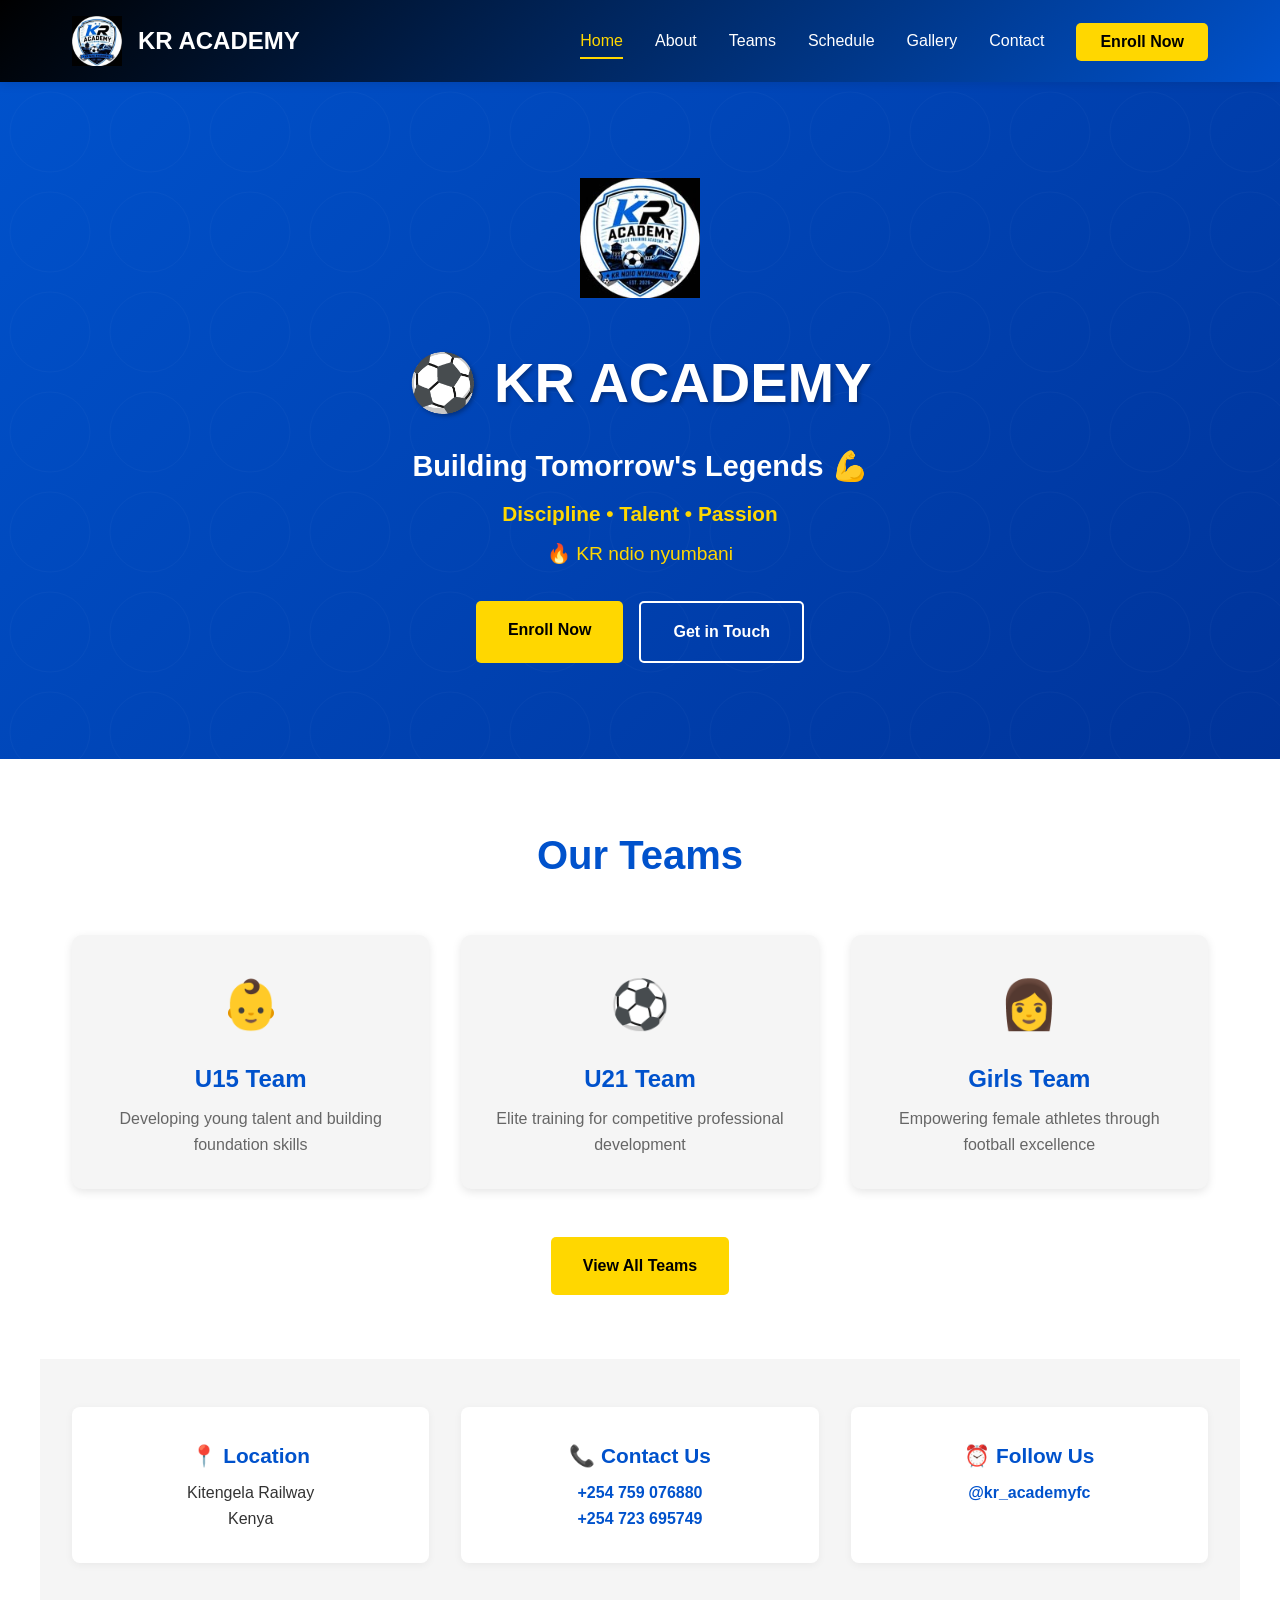
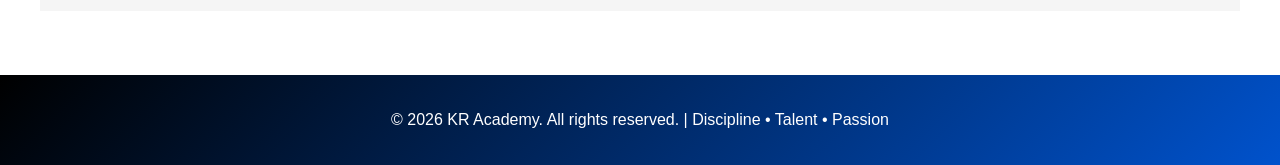
<file: index.html>
<!DOCTYPE html>
<html lang="en">
<head>
    <meta charset="UTF-8">
    <meta name="viewport" content="width=device-width, initial-scale=1.0">
    <title>KR Academy - Building Tomorrow's Legends</title>
    <link rel="stylesheet" href="style.css">
</head>
<body>
    <!-- Navigation -->
    <nav class="navbar">
        <div class="nav-container">
            <div class="nav-logo">
                <img src="crest.png" alt="KR Academy Crest" class="logo-img">
                <span>KR ACADEMY</span>
            </div>
            <ul class="nav-menu">
                <li><a href="index.html" class="nav-link active">Home</a></li>
                <li><a href="about.html" class="nav-link">About</a></li>
                <li><a href="teams.html" class="nav-link">Teams</a></li>
                <li><a href="schedule.html" class="nav-link">Schedule</a></li>
                <li><a href="gallery.html" class="nav-link">Gallery</a></li>
                <li><a href="contact.html" class="nav-link">Contact</a></li>
                <li><a href="enroll.html" class="nav-link btn-enroll">Enroll Now</a></li>
            </ul>
        </div>
    </nav>

    <!-- Hero Section -->
    <section class="hero">
        <div class="hero-overlay"></div>
        <div class="hero-content">
            <img src="crest.png" alt="KR Academy Crest" class="hero-crest">
            <h1>⚽ KR ACADEMY</h1>
            <p class="hero-subtitle">Building Tomorrow's Legends 💪</p>
            <p class="hero-motto">Discipline • Talent • Passion</p>
            <p class="hero-tagline">🔥 KR ndio nyumbani</p>
            <div class="hero-buttons">
                <a href="enroll.html" class="btn btn-primary">Enroll Now</a>
                <a href="contact.html" class="btn btn-secondary">Get in Touch</a>
            </div>
        </div>
    </section>

    <!-- Teams Preview -->
    <section class="teams-preview">
        <h2>Our Teams</h2>
        <div class="teams-grid">
            <div class="team-card">
                <div class="team-icon">👶</div>
                <h3>U15 Team</h3>
                <p>Developing young talent and building foundation skills</p>
            </div>
            <div class="team-card">
                <div class="team-icon">⚽</div>
                <h3>U21 Team</h3>
                <p>Elite training for competitive professional development</p>
            </div>
            <div class="team-card">
                <div class="team-icon">👩</div>
                <h3>Girls Team</h3>
                <p>Empowering female athletes through football excellence</p>
            </div>
        </div>
        <a href="teams.html" class="btn btn-primary">View All Teams</a>
    </section>

    <!-- Quick Info -->
    <section class="quick-info">
        <div class="info-box">
            <h3>📍 Location</h3>
            <p>Kitengela Railway<br>Kenya</p>
        </div>
        <div class="info-box">
            <h3>📞 Contact Us</h3>
            <p><a href="tel:+254759076880">+254 759 076880</a><br><a href="tel:+254723695749">+254 723 695749</a></p>
        </div>
        <div class="info-box">
            <h3>⏰ Follow Us</h3>
            <p><a href="https://www.instagram.com/kr_academyfc/" target="_blank">@kr_academyfc</a></p>
        </div>
    </section>

    <!-- Footer -->
    <footer class="footer">
        <p>&copy; 2026 KR Academy. All rights reserved. | Discipline • Talent • Passion</p>
    </footer>
</body>
</html>
</file>
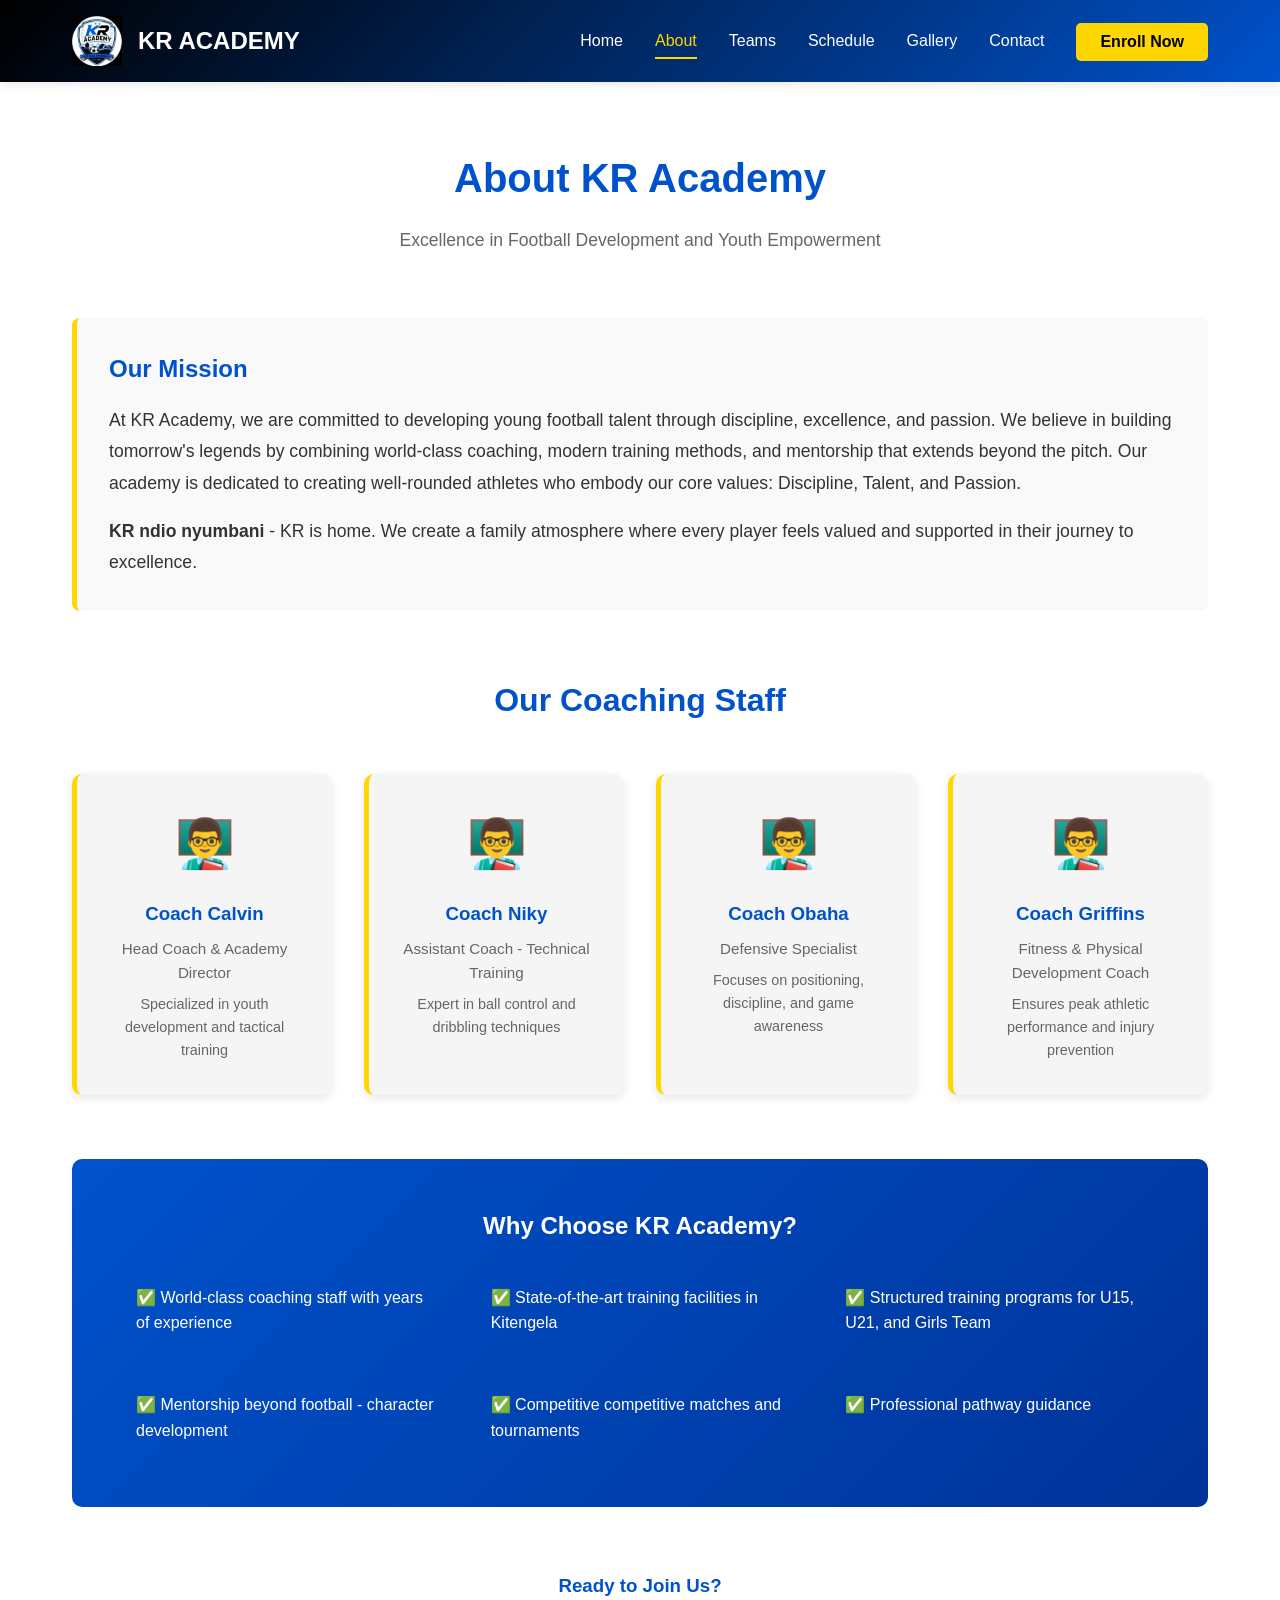
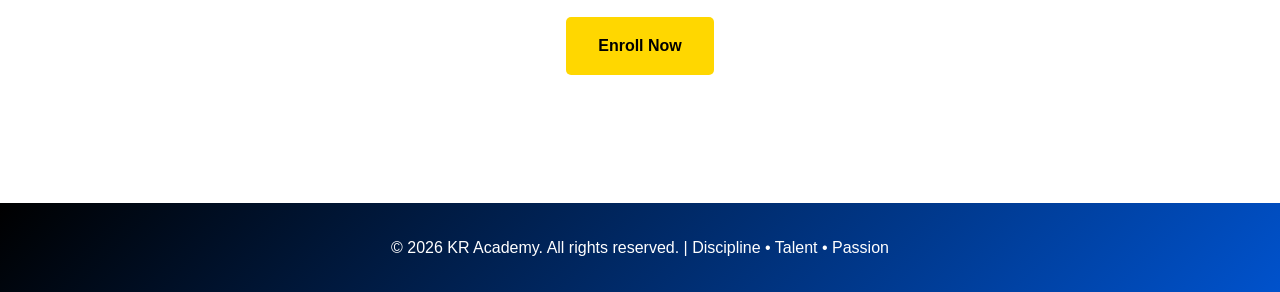
<file: about.html>
<!DOCTYPE html>
<html lang="en">
<head>
    <meta charset="UTF-8">
    <meta name="viewport" content="width=device-width, initial-scale=1.0">
    <title>About - KR Academy</title>
    <link rel="stylesheet" href="style.css">
</head>
<body>
    <!-- Navigation -->
    <nav class="navbar">
        <div class="nav-container">
            <div class="nav-logo">
                <img src="crest.png" alt="KR Academy Crest" class="logo-img">
                <span>KR ACADEMY</span>
            </div>
            <ul class="nav-menu">
                <li><a href="index.html" class="nav-link">Home</a></li>
                <li><a href="about.html" class="nav-link active">About</a></li>
                <li><a href="teams.html" class="nav-link">Teams</a></li>
                <li><a href="schedule.html" class="nav-link">Schedule</a></li>
                <li><a href="gallery.html" class="nav-link">Gallery</a></li>
                <li><a href="contact.html" class="nav-link">Contact</a></li>
                <li><a href="enroll.html" class="nav-link btn-enroll">Enroll Now</a></li>
            </ul>
        </div>
    </nav>

    <!-- About Section -->
    <section class="about-section">
        <div class="about-header">
            <h1>About KR Academy</h1>
            <p>Excellence in Football Development and Youth Empowerment</p>
        </div>

        <div style="background: #f9f9f9; padding: 2rem; border-radius: 8px; margin-bottom: 4rem; border-left: 5px solid #FFD700;">
            <h2 style="color: #0052CC; margin-bottom: 1rem;">Our Mission</h2>
            <p style="font-size: 1.1rem; line-height: 1.8;">
                At KR Academy, we are committed to developing young football talent through discipline, excellence, and passion. 
                We believe in building tomorrow's legends by combining world-class coaching, modern training methods, and mentorship 
                that extends beyond the pitch. Our academy is dedicated to creating well-rounded athletes who embody our core values: 
                Discipline, Talent, and Passion.
            </p>
            <p style="font-size: 1.1rem; line-height: 1.8; margin-top: 1rem;">
                <strong>KR ndio nyumbani</strong> - KR is home. We create a family atmosphere where every player feels valued and supported 
                in their journey to excellence.
            </p>
        </div>

        <h2 style="color: #0052CC; margin-bottom: 2rem; font-size: 2rem; text-align: center;">Our Coaching Staff</h2>
        <div class="coaches-grid">
            <div class="coach-card">
                <div class="coach-icon">👨‍🏫</div>
                <h3>Coach Calvin</h3>
                <p>Head Coach & Academy Director</p>
                <p style="margin-top: 0.5rem; font-size: 0.9rem;">Specialized in youth development and tactical training</p>
            </div>
            <div class="coach-card">
                <div class="coach-icon">👨‍🏫</div>
                <h3>Coach Niky</h3>
                <p>Assistant Coach - Technical Training</p>
                <p style="margin-top: 0.5rem; font-size: 0.9rem;">Expert in ball control and dribbling techniques</p>
            </div>
            <div class="coach-card">
                <div class="coach-icon">👨‍🏫</div>
                <h3>Coach Obaha</h3>
                <p>Defensive Specialist</p>
                <p style="margin-top: 0.5rem; font-size: 0.9rem;">Focuses on positioning, discipline, and game awareness</p>
            </div>
            <div class="coach-card">
                <div class="coach-icon">👨‍🏫</div>
                <h3>Coach Griffins</h3>
                <p>Fitness & Physical Development Coach</p>
                <p style="margin-top: 0.5rem; font-size: 0.9rem;">Ensures peak athletic performance and injury prevention</p>
            </div>
        </div>

        <div style="margin-top: 4rem; background: linear-gradient(135deg, #0052CC 0%, #003399 100%); color: white; padding: 3rem; border-radius: 10px; text-align: center;">
            <h2>Why Choose KR Academy?</h2>
            <ul style="list-style: none; margin-top: 1.5rem; text-align: left; display: grid; grid-template-columns: repeat(auto-fit, minmax(250px, 1fr)); gap: 1.5rem;">
                <li style="padding: 1rem;">✅ World-class coaching staff with years of experience</li>
                <li style="padding: 1rem;">✅ State-of-the-art training facilities in Kitengela</li>
                <li style="padding: 1rem;">✅ Structured training programs for U15, U21, and Girls Team</li>
                <li style="padding: 1rem;">✅ Mentorship beyond football - character development</li>
                <li style="padding: 1rem;">✅ Competitive competitive matches and tournaments</li>
                <li style="padding: 1rem;">✅ Professional pathway guidance</li>
            </ul>
        </div>

        <div style="text-align: center; margin-top: 4rem;">
            <h3 style="color: #0052CC; margin-bottom: 1rem;">Ready to Join Us?</h3>
            <a href="enroll.html" class="btn btn-primary">Enroll Now</a>
        </div>
    </section>

    <!-- Footer -->
    <footer class="footer">
        <p>&copy; 2026 KR Academy. All rights reserved. | Discipline • Talent • Passion</p>
    </footer>
</body>
</html>
</file>
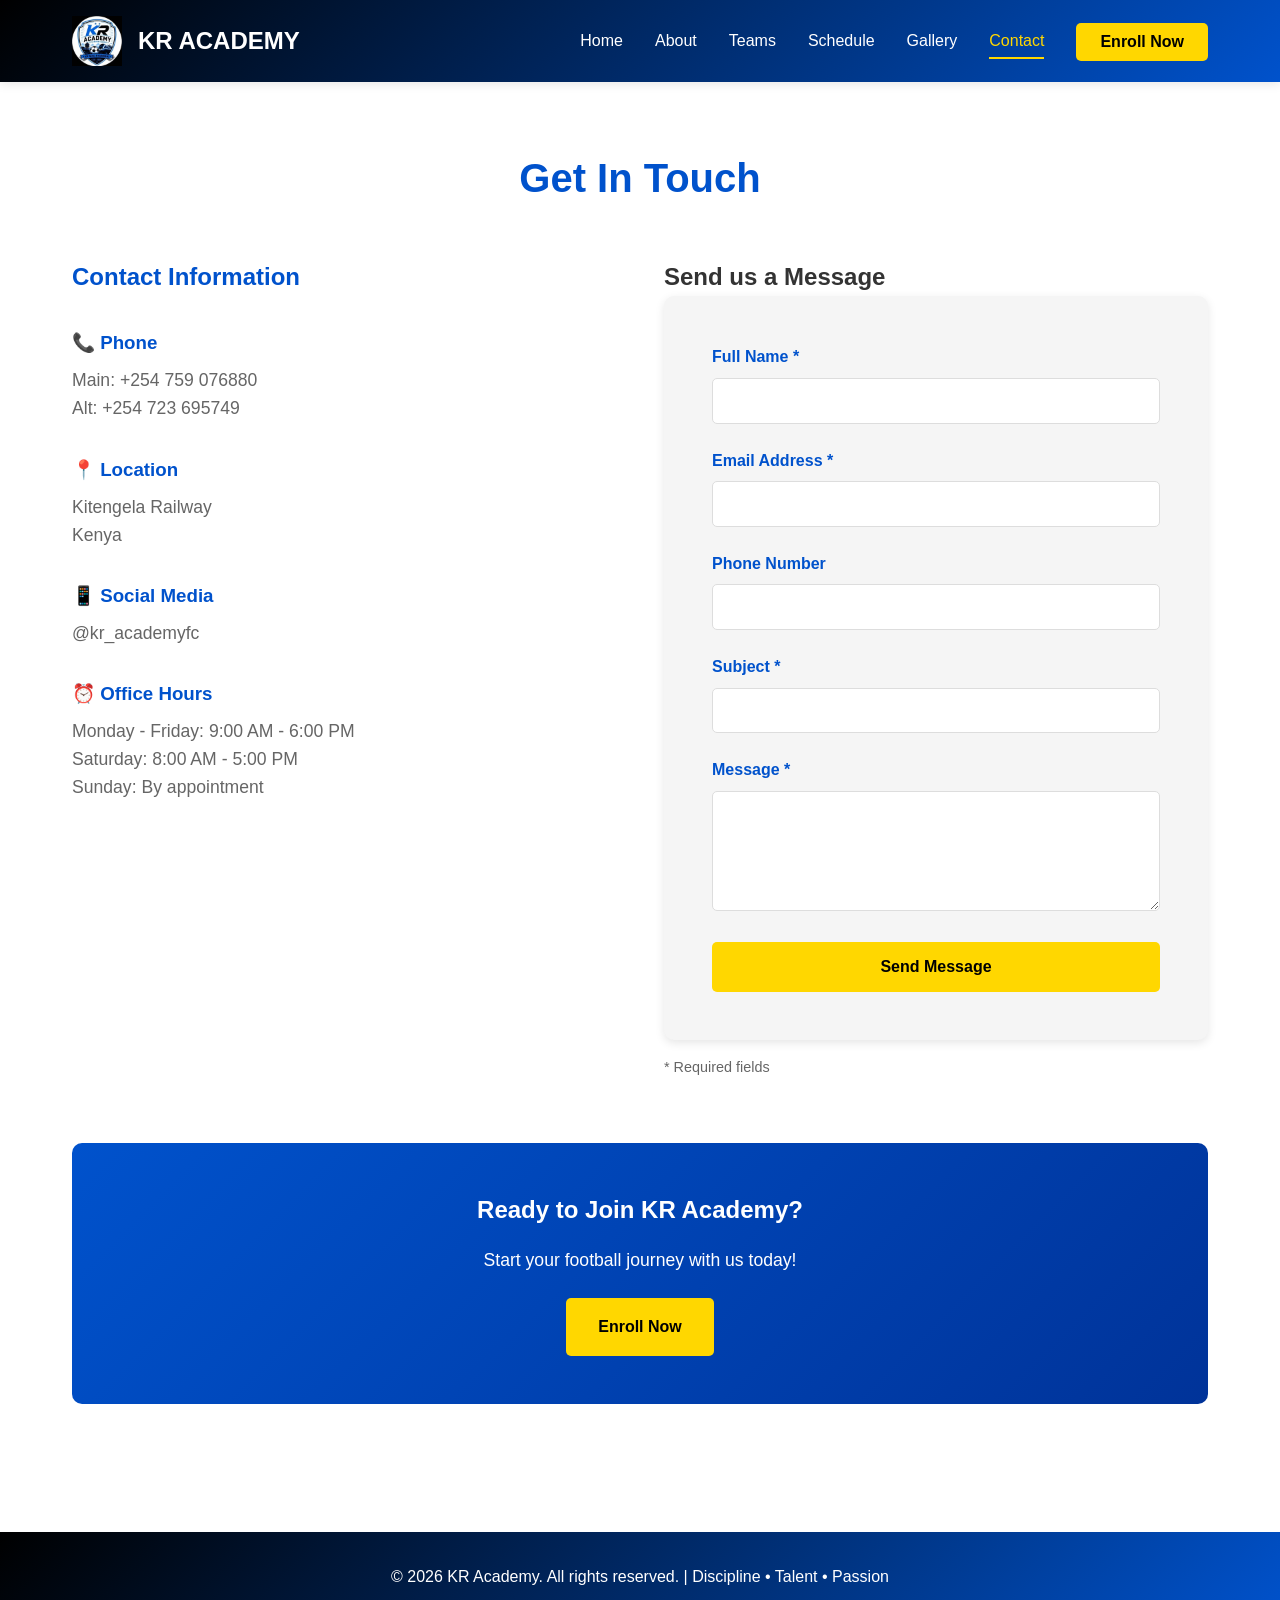
<file: contact.html>
<!DOCTYPE html>
<html lang="en">
<head>
    <meta charset="UTF-8">
    <meta name="viewport" content="width=device-width, initial-scale=1.0">
    <title>Contact - KR Academy</title>
    <link rel="stylesheet" href="style.css">
</head>
<body>
    <!-- Navigation -->
    <nav class="navbar">
        <div class="nav-container">
            <div class="nav-logo">
                <img src="crest.png" alt="KR Academy Crest" class="logo-img">
                <span>KR ACADEMY</span>
            </div>
            <ul class="nav-menu">
                <li><a href="index.html" class="nav-link">Home</a></li>
                <li><a href="about.html" class="nav-link">About</a></li>
                <li><a href="teams.html" class="nav-link">Teams</a></li>
                <li><a href="schedule.html" class="nav-link">Schedule</a></li>
                <li><a href="gallery.html" class="nav-link">Gallery</a></li>
                <li><a href="contact.html" class="nav-link active">Contact</a></li>
                <li><a href="enroll.html" class="nav-link btn-enroll">Enroll Now</a></li>
            </ul>
        </div>
    </nav>

    <!-- Contact Section -->
    <section class="contact-section">
        <h1>Get In Touch</h1>

        <div class="contact-content">
            <div class="contact-info">
                <h2>Contact Information</h2>
                
                <div class="contact-item">
                    <h3>📞 Phone</h3>
                    <p>Main: <a href="tel:+254759076880">+254 759 076880</a></p>
                    <p>Alt: <a href="tel:+254723695749">+254 723 695749</a></p>
                </div>

                <div class="contact-item">
                    <h3>📍 Location</h3>
                    <p>Kitengela Railway<br>Kenya</p>
                </div>

                <div class="contact-item">
                    <h3>📱 Social Media</h3>
                    <p><a href="https://www.instagram.com/kr_academyfc/" target="_blank">@kr_academyfc</a></p>
                </div>

                <div class="contact-item">
                    <h3>⏰ Office Hours</h3>
                    <p>Monday - Friday: 9:00 AM - 6:00 PM<br>Saturday: 8:00 AM - 5:00 PM<br>Sunday: By appointment</p>
                </div>
            </div>

            <div>
                <h2>Send us a Message</h2>
                <form class="form-container" onsubmit="handleSubmit(event)">
                    <div class="form-group">
                        <label for="name">Full Name *</label>
                        <input type="text" id="name" name="name" required>
                    </div>

                    <div class="form-group">
                        <label for="email">Email Address *</label>
                        <input type="email" id="email" name="email" required>
                    </div>

                    <div class="form-group">
                        <label for="phone">Phone Number</label>
                        <input type="tel" id="phone" name="phone">
                    </div>

                    <div class="form-group">
                        <label for="subject">Subject *</label>
                        <input type="text" id="subject" name="subject" required>
                    </div>

                    <div class="form-group">
                        <label for="message">Message *</label>
                        <textarea id="message" name="message" required></textarea>
                    </div>

                    <button type="submit" class="btn btn-primary" style="width: 100%;">Send Message</button>
                </form>
                <p style="margin-top: 1rem; color: #666; font-size: 0.9rem;">* Required fields</p>
            </div>
        </div>

        <div style="background: linear-gradient(135deg, #0052CC 0%, #003399 100%); color: white; padding: 3rem; margin-top: 4rem; border-radius: 10px; text-align: center;">
            <h2>Ready to Join KR Academy?</h2>
            <p style="margin-top: 1rem; font-size: 1.1rem;">Start your football journey with us today!</p>
            <a href="enroll.html" class="btn btn-primary" style="margin-top: 1.5rem;">Enroll Now</a>
        </div>
    </section>

    <script>
        function handleSubmit(e) {
            e.preventDefault();
            alert('Thank you for your message! We will get back to you soon.');
            e.target.reset();
        }
    </script>

    <!-- Footer -->
    <footer class="footer">
        <p>&copy; 2026 KR Academy. All rights reserved. | Discipline • Talent • Passion</p>
    </footer>
</body>
</html>
</file>
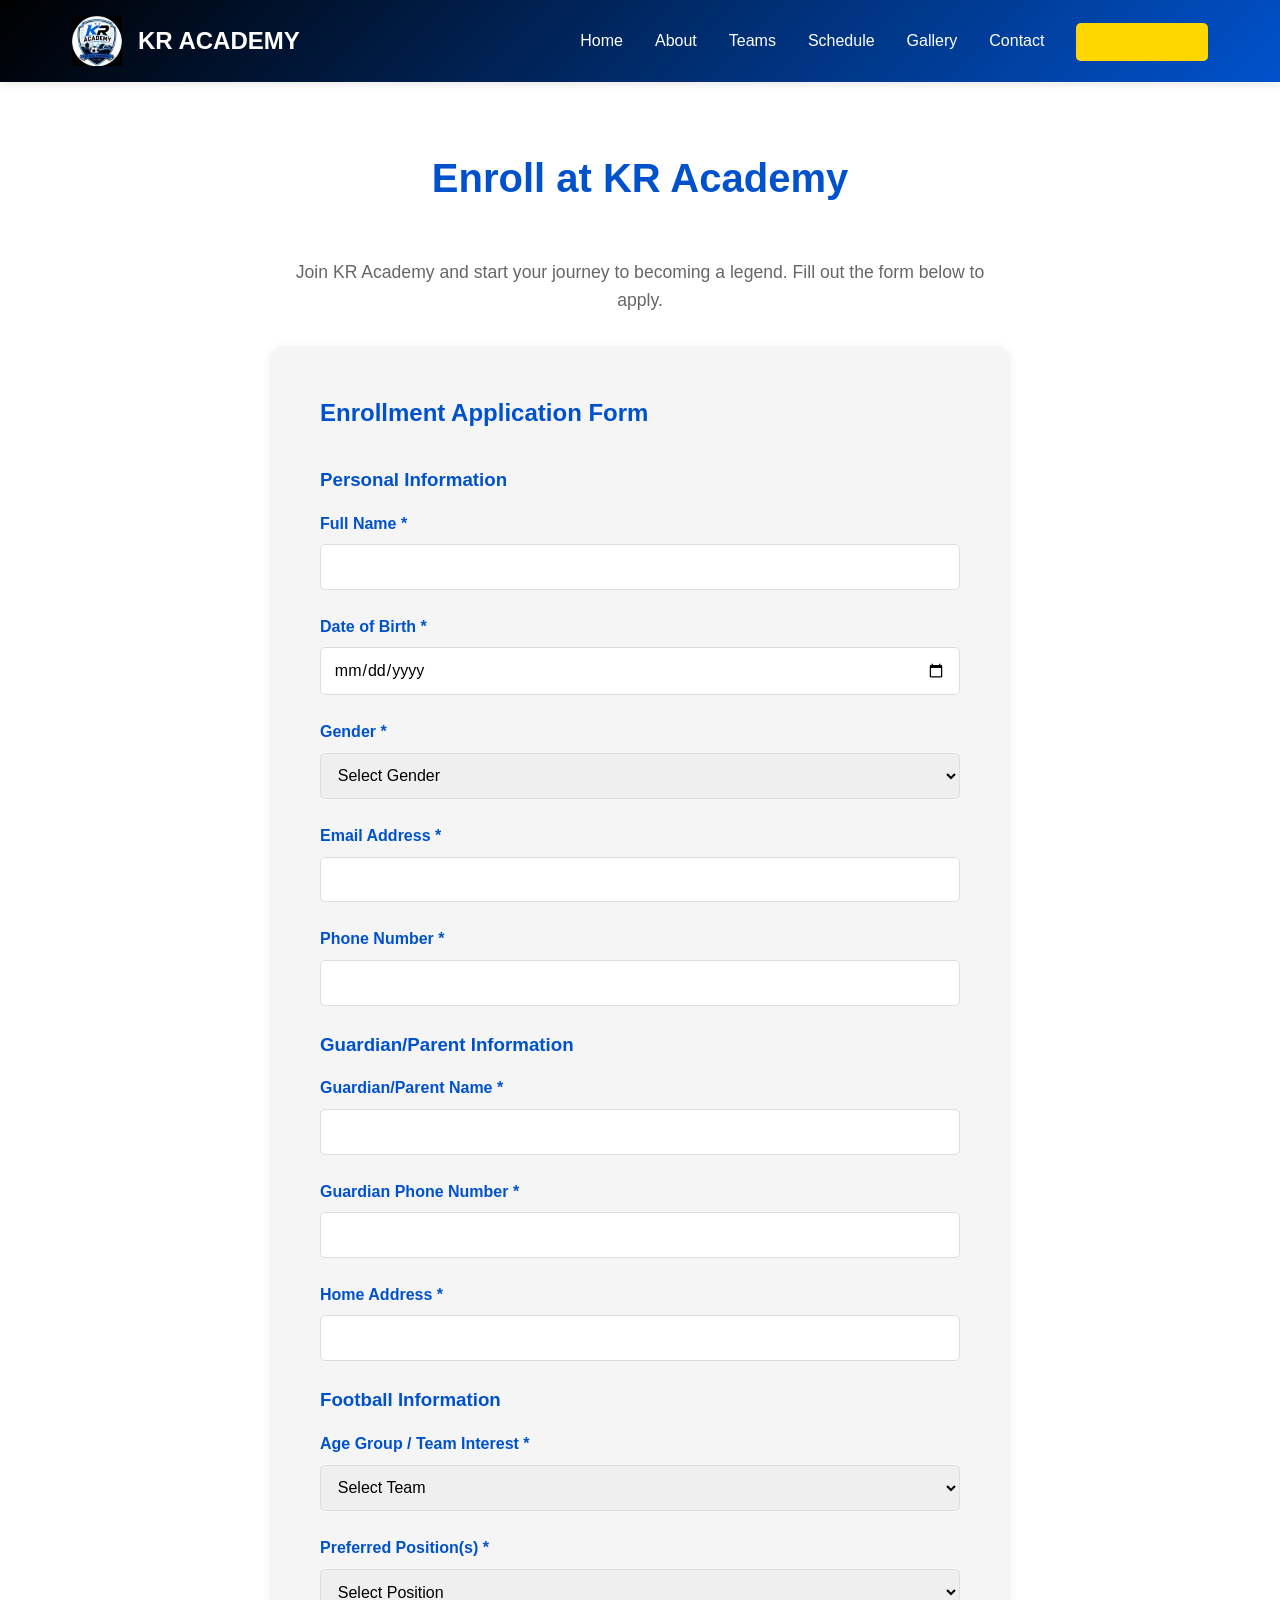
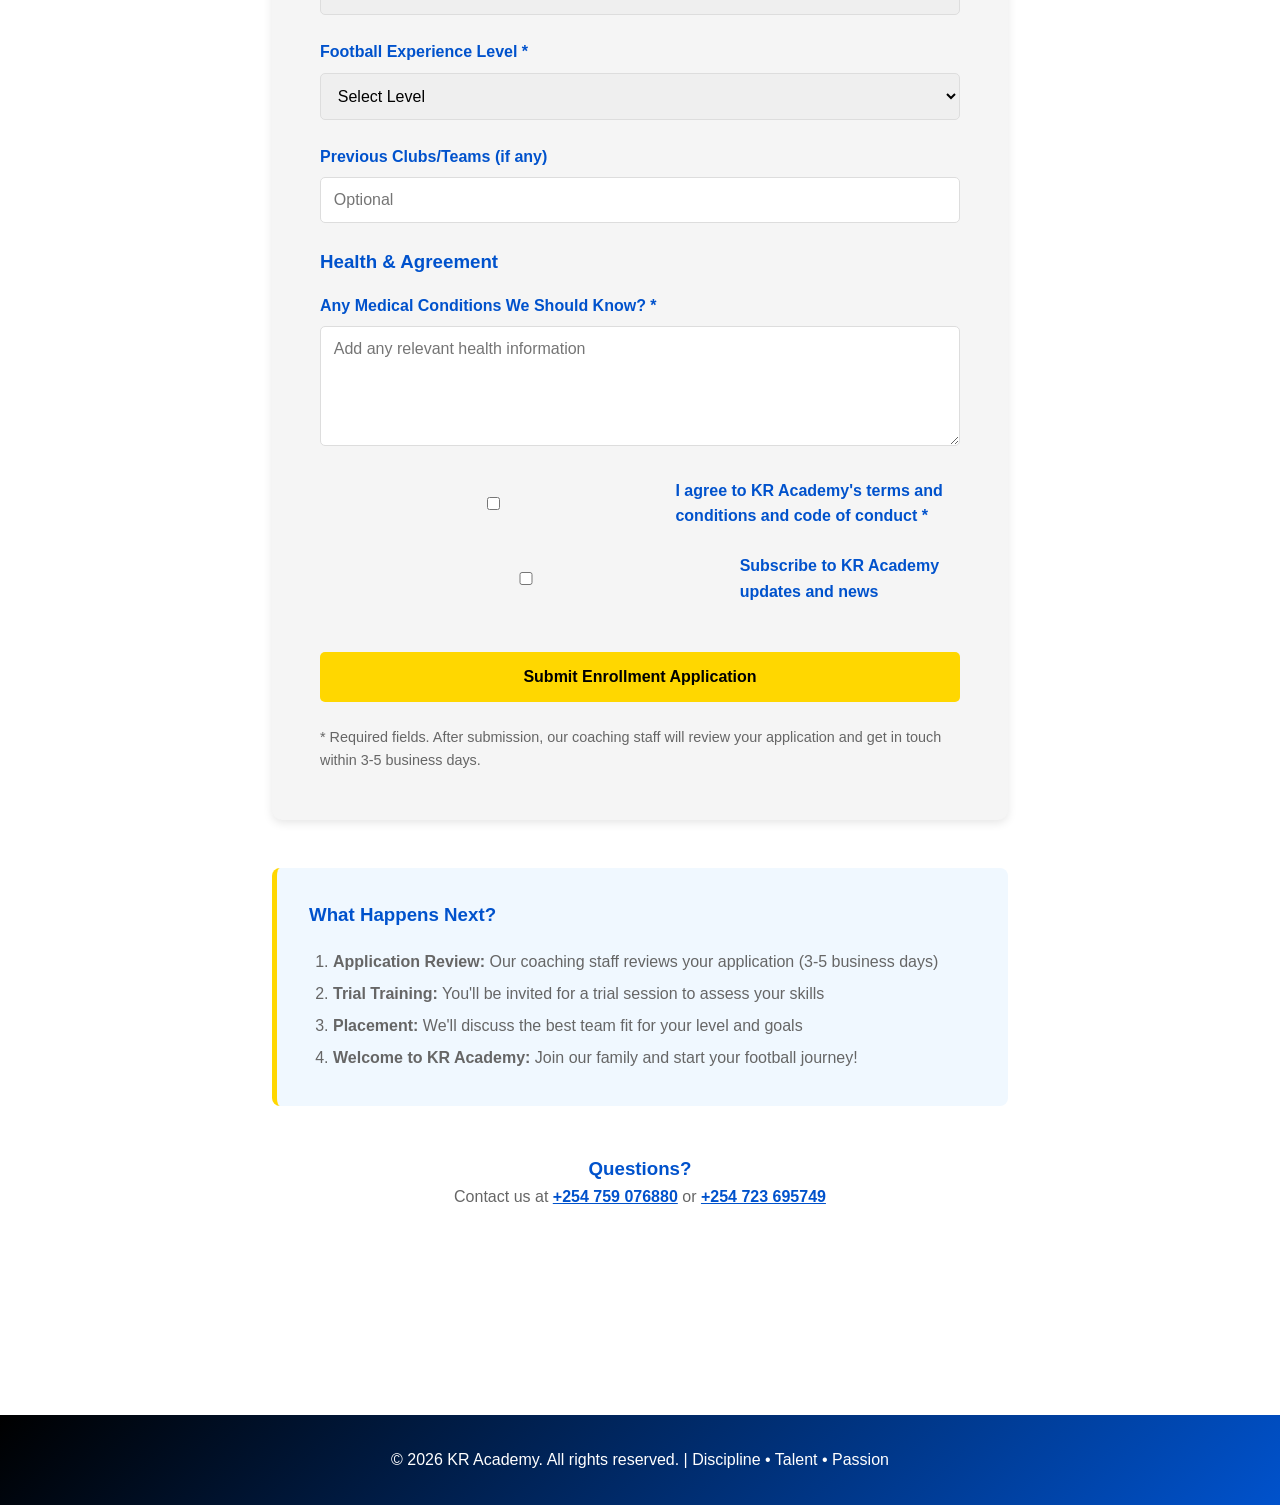
<file: enroll.html>
<!DOCTYPE html>
<html lang="en">
<head>
    <meta charset="UTF-8">
    <meta name="viewport" content="width=device-width, initial-scale=1.0">
    <title>Enroll - KR Academy</title>
    <link rel="stylesheet" href="style.css">
</head>
<body>
    <!-- Navigation -->
    <nav class="navbar">
        <div class="nav-container">
            <div class="nav-logo">
                <img src="crest.png" alt="KR Academy Crest" class="logo-img">
                <span>KR ACADEMY</span>
            </div>
            <ul class="nav-menu">
                <li><a href="index.html" class="nav-link">Home</a></li>
                <li><a href="about.html" class="nav-link">About</a></li>
                <li><a href="teams.html" class="nav-link">Teams</a></li>
                <li><a href="schedule.html" class="nav-link">Schedule</a></li>
                <li><a href="gallery.html" class="nav-link">Gallery</a></li>
                <li><a href="contact.html" class="nav-link">Contact</a></li>
                <li><a href="enroll.html" class="nav-link active btn-enroll">Enroll Now</a></li>
            </ul>
        </div>
    </nav>

    <!-- Enroll Section -->
    <section class="enroll-section">
        <h1>Enroll at KR Academy</h1>
        <p style="text-align: center; color: #666; margin-bottom: 2rem; font-size: 1.1rem;">
            Join KR Academy and start your journey to becoming a legend. Fill out the form below to apply.
        </p>

        <div class="form-container">
            <h2>Enrollment Application Form</h2>
            <form onsubmit="handleEnrollment(event)">
                <!-- Personal Information -->
                <h3 style="color: #0052CC; margin-top: 1.5rem; margin-bottom: 1rem;">Personal Information</h3>

                <div class="form-group">
                    <label for="fullname">Full Name *</label>
                    <input type="text" id="fullname" name="fullname" required>
                </div>

                <div class="form-group">
                    <label for="dob">Date of Birth *</label>
                    <input type="date" id="dob" name="dob" required>
                </div>

                <div class="form-group">
                    <label for="gender">Gender *</label>
                    <select id="gender" name="gender" required>
                        <option value="">Select Gender</option>
                        <option value="male">Male</option>
                        <option value="female">Female</option>
                        <option value="other">Other</option>
                    </select>
                </div>

                <div class="form-group">
                    <label for="email">Email Address *</label>
                    <input type="email" id="email" name="email" required>
                </div>

                <div class="form-group">
                    <label for="phone">Phone Number *</label>
                    <input type="tel" id="phone" name="phone" required>
                </div>

                <!-- Guardian Information -->
                <h3 style="color: #0052CC; margin-top: 1.5rem; margin-bottom: 1rem;">Guardian/Parent Information</h3>

                <div class="form-group">
                    <label for="guardian">Guardian/Parent Name *</label>
                    <input type="text" id="guardian" name="guardian" required>
                </div>

                <div class="form-group">
                    <label for="guardian-phone">Guardian Phone Number *</label>
                    <input type="tel" id="guardian-phone" name="guardian-phone" required>
                </div>

                <div class="form-group">
                    <label for="address">Home Address *</label>
                    <input type="text" id="address" name="address" required>
                </div>

                <!-- Football Information -->
                <h3 style="color: #0052CC; margin-top: 1.5rem; margin-bottom: 1rem;">Football Information</h3>

                <div class="form-group">
                    <label for="age-group">Age Group / Team Interest *</label>
                    <select id="age-group" name="age-group" required>
                        <option value="">Select Team</option>
                        <option value="u15">U15 Team (Youth Development)</option>
                        <option value="u21">U21 Team (Elite Development)</option>
                        <option value="girls">Girls Team (All Ages)</option>
                    </select>
                </div>

                <div class="form-group">
                    <label for="position">Preferred Position(s) *</label>
                    <select id="position" name="position" required>
                        <option value="">Select Position</option>
                        <option value="goalkeeper">Goalkeeper</option>
                        <option value="defender">Defender</option>
                        <option value="midfielder">Midfielder</option>
                        <option value="forward">Forward</option>
                        <option value="flexible">Flexible/Multiple Positions</option>
                    </select>
                </div>

                <div class="form-group">
                    <label for="experience">Football Experience Level *</label>
                    <select id="experience" name="experience" required>
                        <option value="">Select Level</option>
                        <option value="beginner">Beginner (Learning basics)</option>
                        <option value="intermediate">Intermediate (Club experience)</option>
                        <option value="advanced">Advanced (Competitive experience)</option>
                        <option value="elite">Elite (High-level competition)</option>
                    </select>
                </div>

                <div class="form-group">
                    <label for="clubs">Previous Clubs/Teams (if any)</label>
                    <input type="text" id="clubs" name="clubs" placeholder="Optional">
                </div>

                <!-- Health & Agreement -->
                <h3 style="color: #0052CC; margin-top: 1.5rem; margin-bottom: 1rem;">Health & Agreement</h3>

                <div class="form-group">
                    <label for="medical-conditions">Any Medical Conditions We Should Know? *</label>
                    <textarea id="medical-conditions" name="medical-conditions" placeholder="Add any relevant health information"></textarea>
                </div>

                <div class="form-group">
                    <label style="display: flex; align-items: center; gap: 0.5rem;">
                        <input type="checkbox" id="agreement" name="agreement" required>
                        <span>I agree to KR Academy's terms and conditions and code of conduct *</span>
                    </label>
                </div>

                <div class="form-group">
                    <label style="display: flex; align-items: center; gap: 0.5rem;">
                        <input type="checkbox" id="newsletter" name="newsletter">
                        <span>Subscribe to KR Academy updates and news</span>
                    </label>
                </div>

                <button type="submit" class="btn btn-primary" style="width: 100%; margin-top: 1.5rem; padding: 1rem;">Submit Enrollment Application</button>
            </form>

            <p style="margin-top: 1.5rem; color: #666; font-size: 0.9rem;">
                * Required fields. After submission, our coaching staff will review your application and get in touch within 3-5 business days.
            </p>
        </div>

        <div style="background: #f0f8ff; padding: 2rem; margin-top: 3rem; border-radius: 8px; border-left: 5px solid #FFD700;">
            <h3 style="color: #0052CC; margin-bottom: 1rem;">What Happens Next?</h3>
            <ol style="color: #666; line-height: 2; margin-left: 1.5rem;">
                <li><strong>Application Review:</strong> Our coaching staff reviews your application (3-5 business days)</li>
                <li><strong>Trial Training:</strong> You'll be invited for a trial session to assess your skills</li>
                <li><strong>Placement:</strong> We'll discuss the best team fit for your level and goals</li>
                <li><strong>Welcome to KR Academy:</strong> Join our family and start your football journey!</li>
            </ol>
        </div>

        <div style="text-align: center; margin-top: 3rem;">
            <h3 style="color: #0052CC;">Questions?</h3>
            <p style="color: #666; margin-bottom: 1rem;">
                Contact us at <a href="tel:+254759076880" style="color: #0052CC; font-weight: bold;">+254 759 076880</a> or 
                <a href="tel:+254723695749" style="color: #0052CC; font-weight: bold;">+254 723 695749</a>
            </p>
            <a href="contact.html" class="btn btn-secondary">Contact Page</a>
        </div>
    </section>

    <script>
        function handleEnrollment(e) {
            e.preventDefault();
            
            // Get form data
            const fullname = document.getElementById('fullname').value;
            
            // Show confirmation
            alert(`Thank you for your enrollment application, ${fullname}! \n\nWe've received your application and will review it shortly. Our coaching staff will contact you within 3-5 business days to schedule your trial session.\n\nKR Academy | Building Tomorrow's Legends`);
            
            // Reset form
            e.target.reset();
        }
    </script>

    <!-- Footer -->
    <footer class="footer">
        <p>&copy; 2026 KR Academy. All rights reserved. | Discipline • Talent • Passion</p>
    </footer>
</body>
</html>
</file>
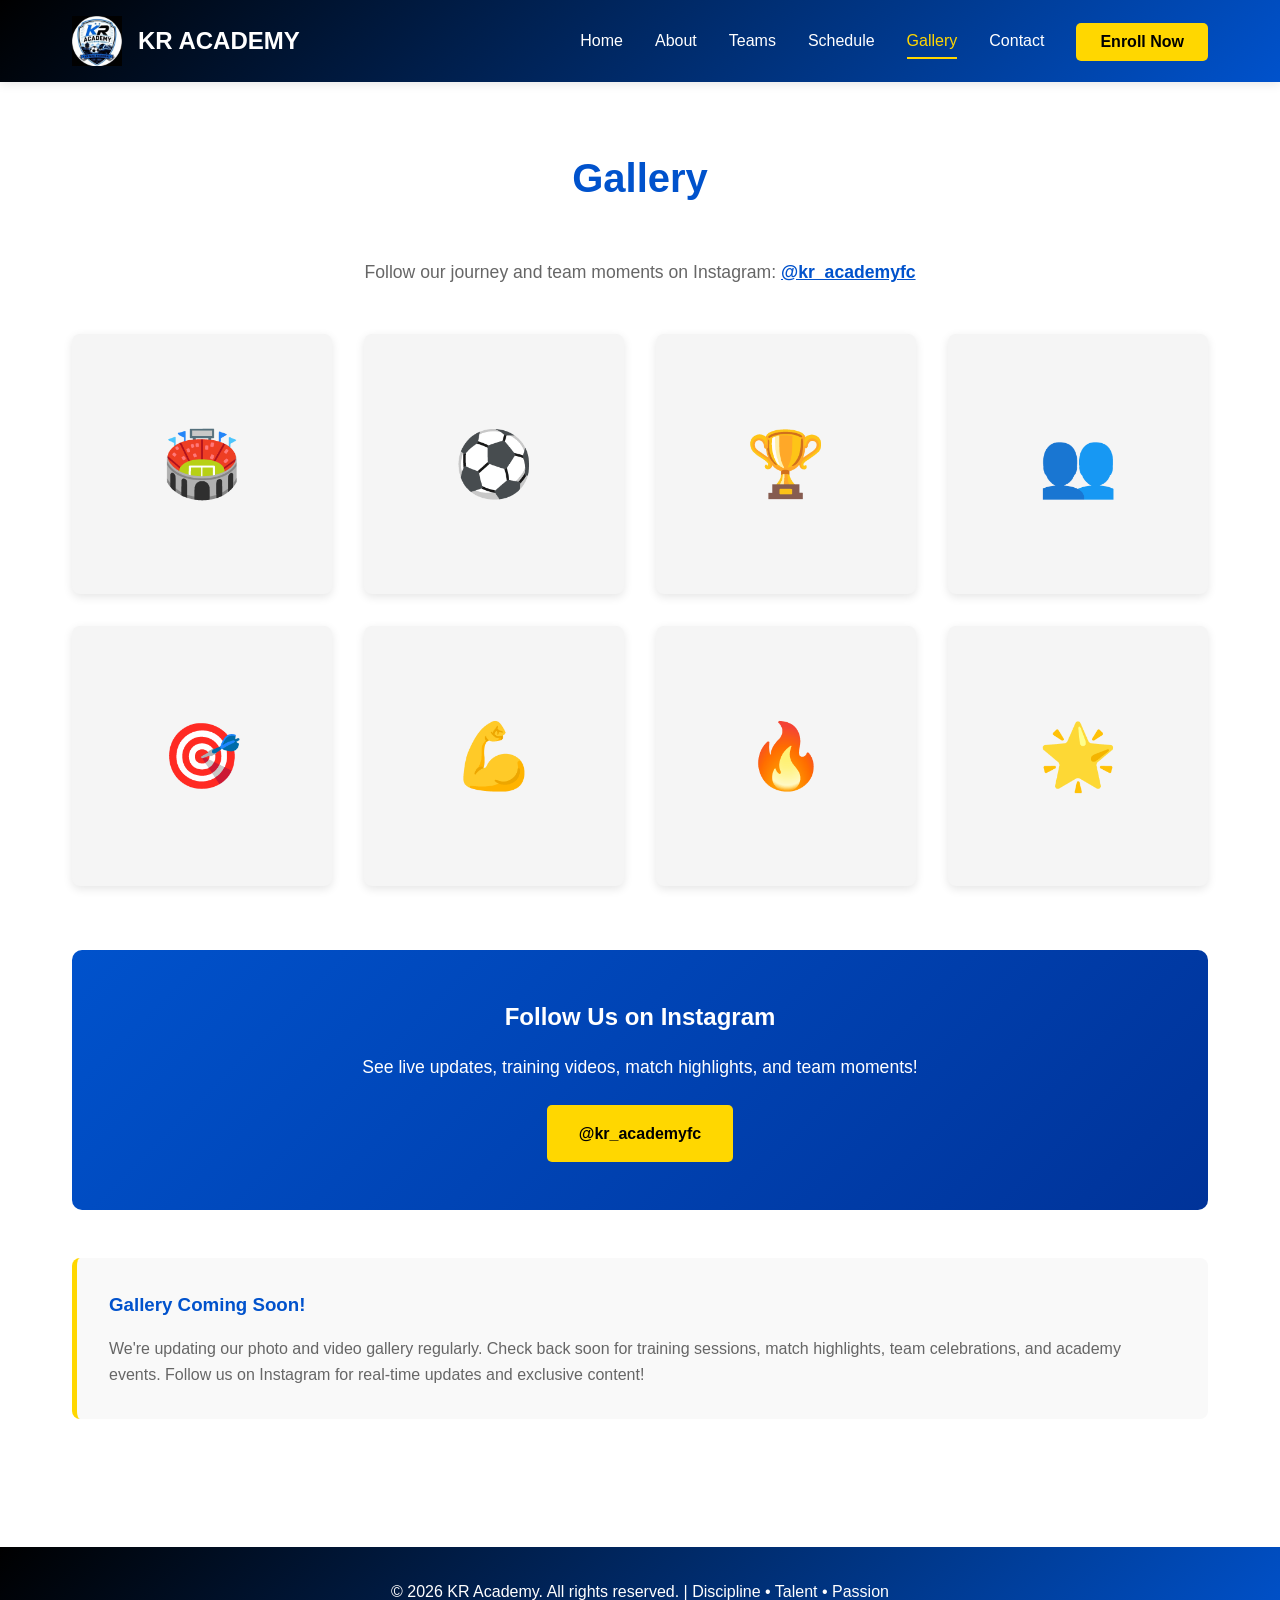
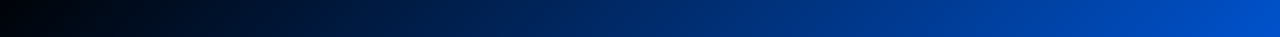
<file: gallery.html>
<!DOCTYPE html>
<html lang="en">
<head>
    <meta charset="UTF-8">
    <meta name="viewport" content="width=device-width, initial-scale=1.0">
    <title>Gallery - KR Academy</title>
    <link rel="stylesheet" href="style.css">
</head>
<body>
    <!-- Navigation -->
    <nav class="navbar">
        <div class="nav-container">
            <div class="nav-logo">
                <img src="crest.png" alt="KR Academy Crest" class="logo-img">
                <span>KR ACADEMY</span>
            </div>
            <ul class="nav-menu">
                <li><a href="index.html" class="nav-link">Home</a></li>
                <li><a href="about.html" class="nav-link">About</a></li>
                <li><a href="teams.html" class="nav-link">Teams</a></li>
                <li><a href="schedule.html" class="nav-link">Schedule</a></li>
                <li><a href="gallery.html" class="nav-link active">Gallery</a></li>
                <li><a href="contact.html" class="nav-link">Contact</a></li>
                <li><a href="enroll.html" class="nav-link btn-enroll">Enroll Now</a></li>
            </ul>
        </div>
    </nav>

    <!-- Gallery Section -->
    <section class="gallery-section">
        <h1>Gallery</h1>
        <p style="text-align: center; color: #666; margin-bottom: 3rem; font-size: 1.1rem;">
            Follow our journey and team moments on Instagram: <a href="https://www.instagram.com/kr_academyfc/" target="_blank" style="color: #0052CC; font-weight: bold;">@kr_academyfc</a>
        </p>

        <div class="gallery-grid">
            <div class="gallery-item">🏟️</div>
            <div class="gallery-item">⚽</div>
            <div class="gallery-item">🏆</div>
            <div class="gallery-item">👥</div>
            <div class="gallery-item">🎯</div>
            <div class="gallery-item">💪</div>
            <div class="gallery-item">🔥</div>
            <div class="gallery-item">🌟</div>
        </div>

        <div style="background: linear-gradient(135deg, #0052CC 0%, #003399 100%); color: white; padding: 3rem; margin-top: 4rem; border-radius: 10px; text-align: center;">
            <h2>Follow Us on Instagram</h2>
            <p style="margin-top: 1rem; font-size: 1.1rem;">See live updates, training videos, match highlights, and team moments!</p>
            <a href="https://www.instagram.com/kr_academyfc/" target="_blank" class="btn btn-primary" style="margin-top: 1.5rem;">
                @kr_academyfc
            </a>
        </div>

        <div style="background: #f9f9f9; padding: 2rem; margin-top: 3rem; border-radius: 8px; border-left: 5px solid #FFD700;">
            <h3 style="color: #0052CC; margin-bottom: 1rem;">Gallery Coming Soon!</h3>
            <p style="color: #666;">
                We're updating our photo and video gallery regularly. Check back soon for training sessions, match highlights, 
                team celebrations, and academy events. Follow us on Instagram for real-time updates and exclusive content!
            </p>
        </div>
    </section>

    <!-- Footer -->
    <footer class="footer">
        <p>&copy; 2026 KR Academy. All rights reserved. | Discipline • Talent • Passion</p>
    </footer>
</body>
</html>
</file>
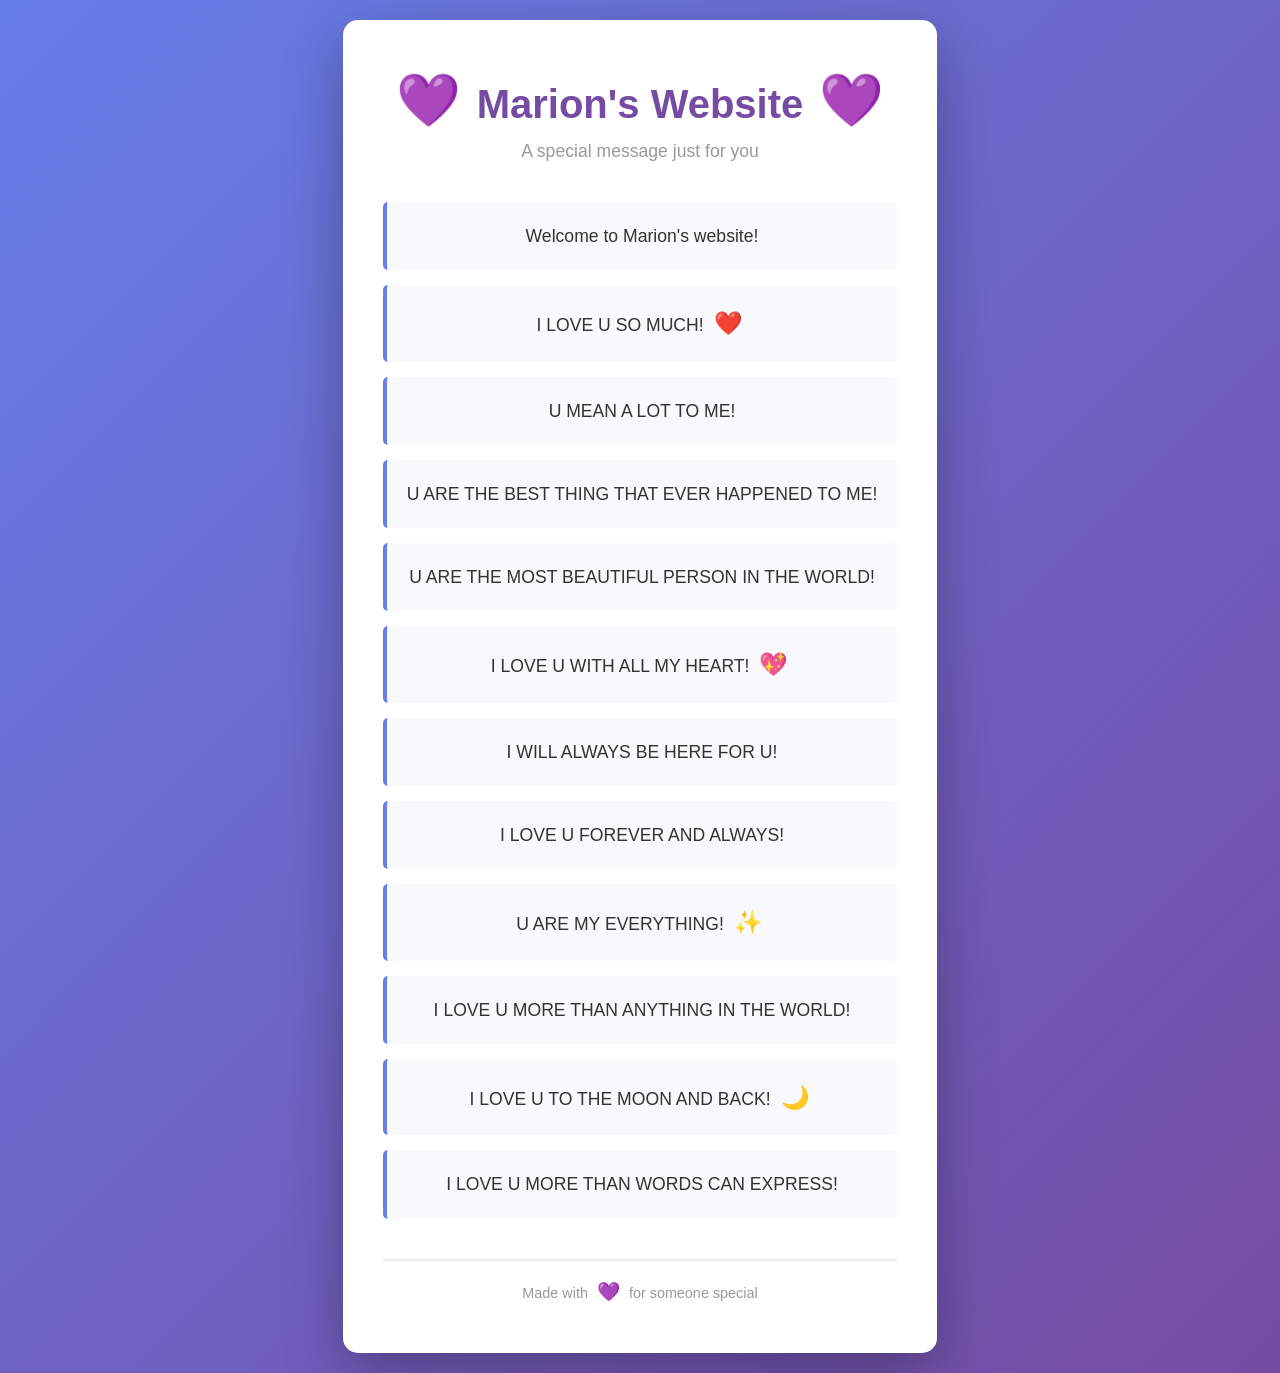
<file: maria.html>
<!DOCTYPE html>
<html lang="en">
<head>
    <meta charset="UTF-8">
    <meta name="viewport" content="width =device-width, initial-scale=1.0">
    <title>Marion's Website</title>
    <style>
        * {
            margin: 0;
            padding: 0;
            box-sizing: border-box;
        }
        
        body {
            font-family: 'Arial', sans-serif;
            background: linear-gradient(135deg, #667eea 0%, #764ba2 100%);
            min-height: 100vh;
            display: flex;
            align-items: center;
            justify-content: center;
            padding: 20px;
        }
        
        .container {
            background: white;
            border-radius: 15px;
            box-shadow: 0 20px 60px rgba(0, 0, 0, 0.3);
            max-width: 600px;
            padding: 50px 40px;
            text-align: center;
        }
        
        header h1 {
            color: #764ba2;
            font-size: 2.5em;
            margin-bottom: 10px;
        }
        
        .subtitle {
            color: #999;
            font-size: 1.1em;
            margin-bottom: 40px;
        }
        
        .message {
            background: #f8f9fa;
            border-left: 4px solid #667eea;
            padding: 20px;
            margin: 15px 0;
            border-radius: 5px;
            color: #333;
            font-size: 1.1em;
            line-height: 1.6;
            transition: transform 0.3s ease;
        }
        
        .message:hover {
            transform: translateX(10px);
            background: #eef2ff;
        }
        
        .heart {
            color: #e63946;
            font-size: 1.3em;
            margin: 0 5px;
        }
        
        footer {
            margin-top: 40px;
            padding-top: 20px;
            border-top: 2px solid #eee;
            color: #999;
            font-size: 0.9em;
        }
    </style>
</head>
<body>
    <div class="container">
        <header>
            <h1><span class="heart">💜</span> Marion's Website <span class="heart">💜</span></h1>
            <p class="subtitle">A special message just for you</p>
        </header>
        
        <main>
            <p class="message">Welcome to Marion's website!</p>
            <p class="message">I LOVE U SO MUCH! <span class="heart">❤️</span></p>
            <p class="message">U MEAN A LOT TO ME!</p>
            <p class="message">U ARE THE BEST THING THAT EVER HAPPENED TO ME!</p>
            <p class="message">U ARE THE MOST BEAUTIFUL PERSON IN THE WORLD!</p>
            <p class="message">I LOVE U WITH ALL MY HEART! <span class="heart">💖</span></p>
            <p class="message">I WILL ALWAYS BE HERE FOR U!</p>
            <p class="message">I LOVE U FOREVER AND ALWAYS!</p>
            <p class="message">U ARE MY EVERYTHING! <span class="heart">✨</span></p>
            <p class="message">I LOVE U MORE THAN ANYTHING IN THE WORLD!</p>
            <p class="message">I LOVE U TO THE MOON AND BACK! <span class="heart">🌙</span></p>
            <p class="message">I LOVE U MORE THAN WORDS CAN EXPRESS!</p>
        </main>
        
        <footer>
            <p>Made with <span class="heart">💜</span> for someone special</p>
        </footer>
    </div>
</body>
</html>
</file>
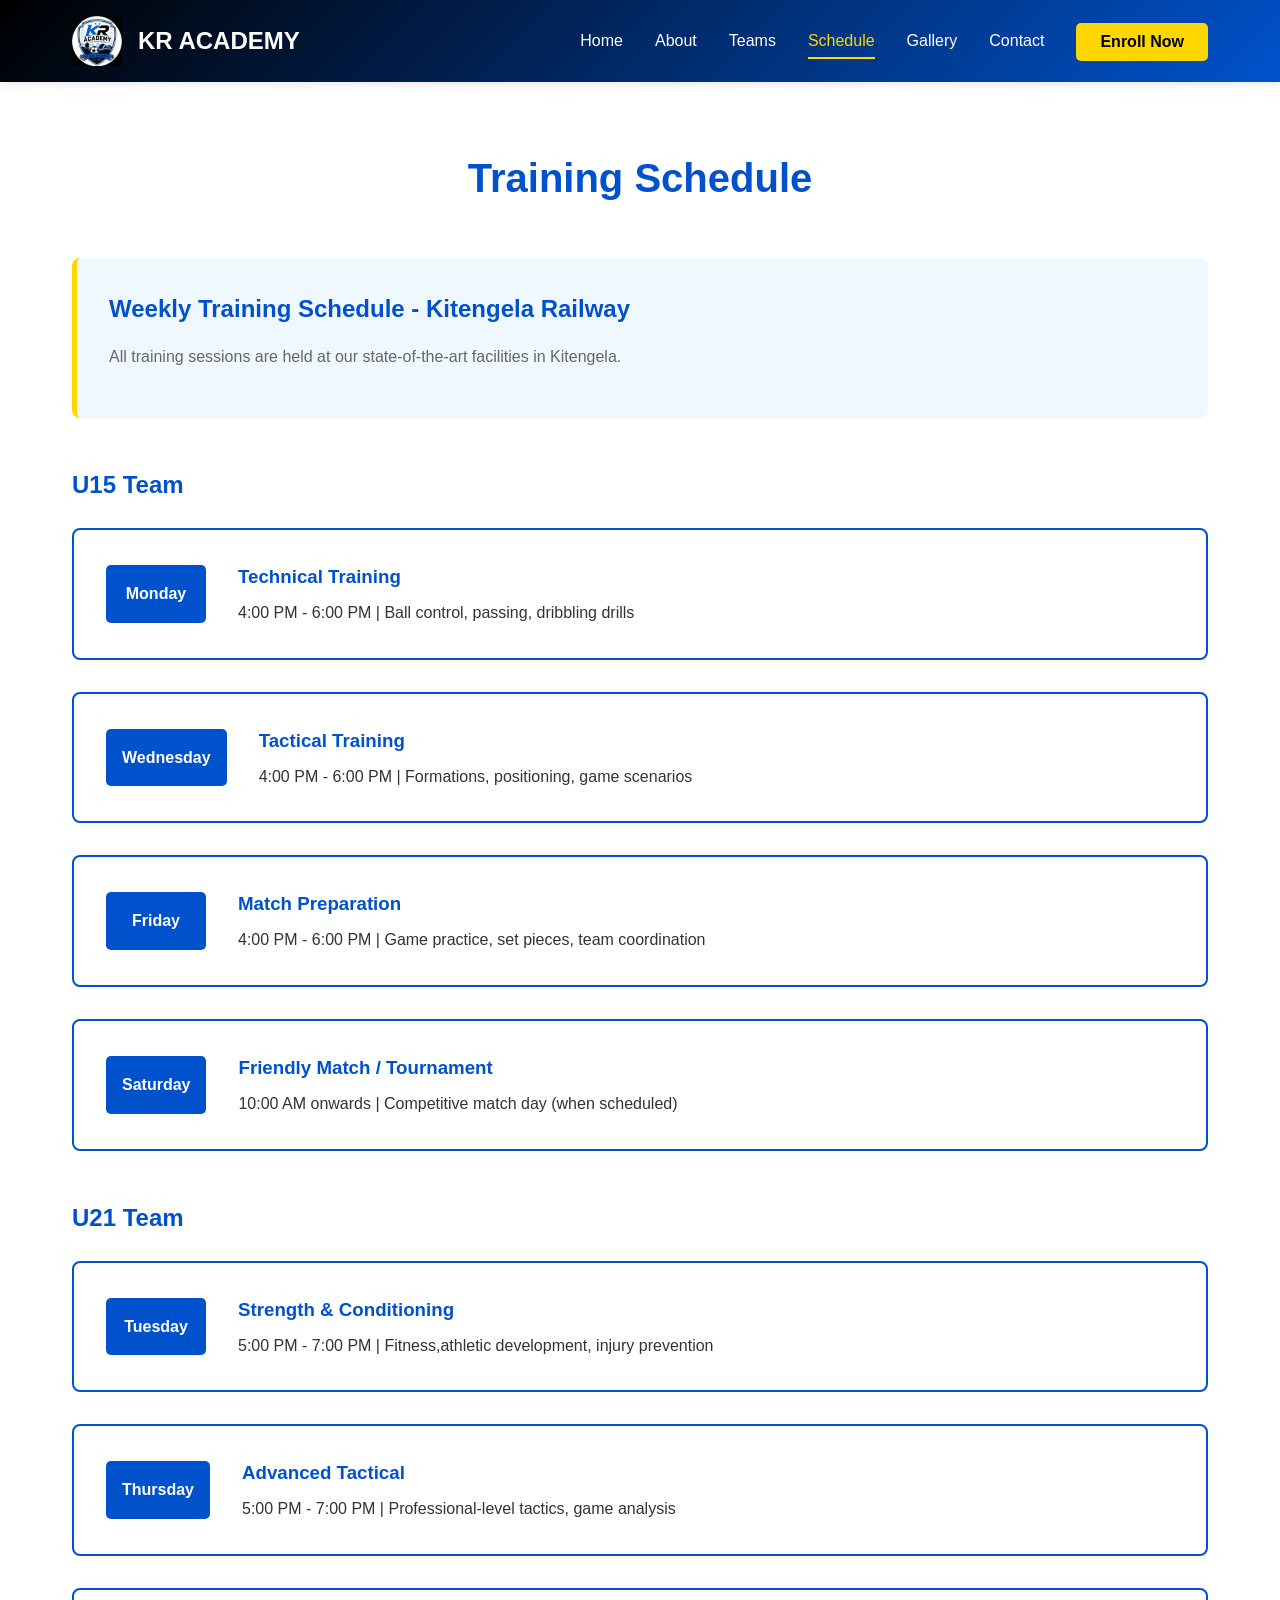
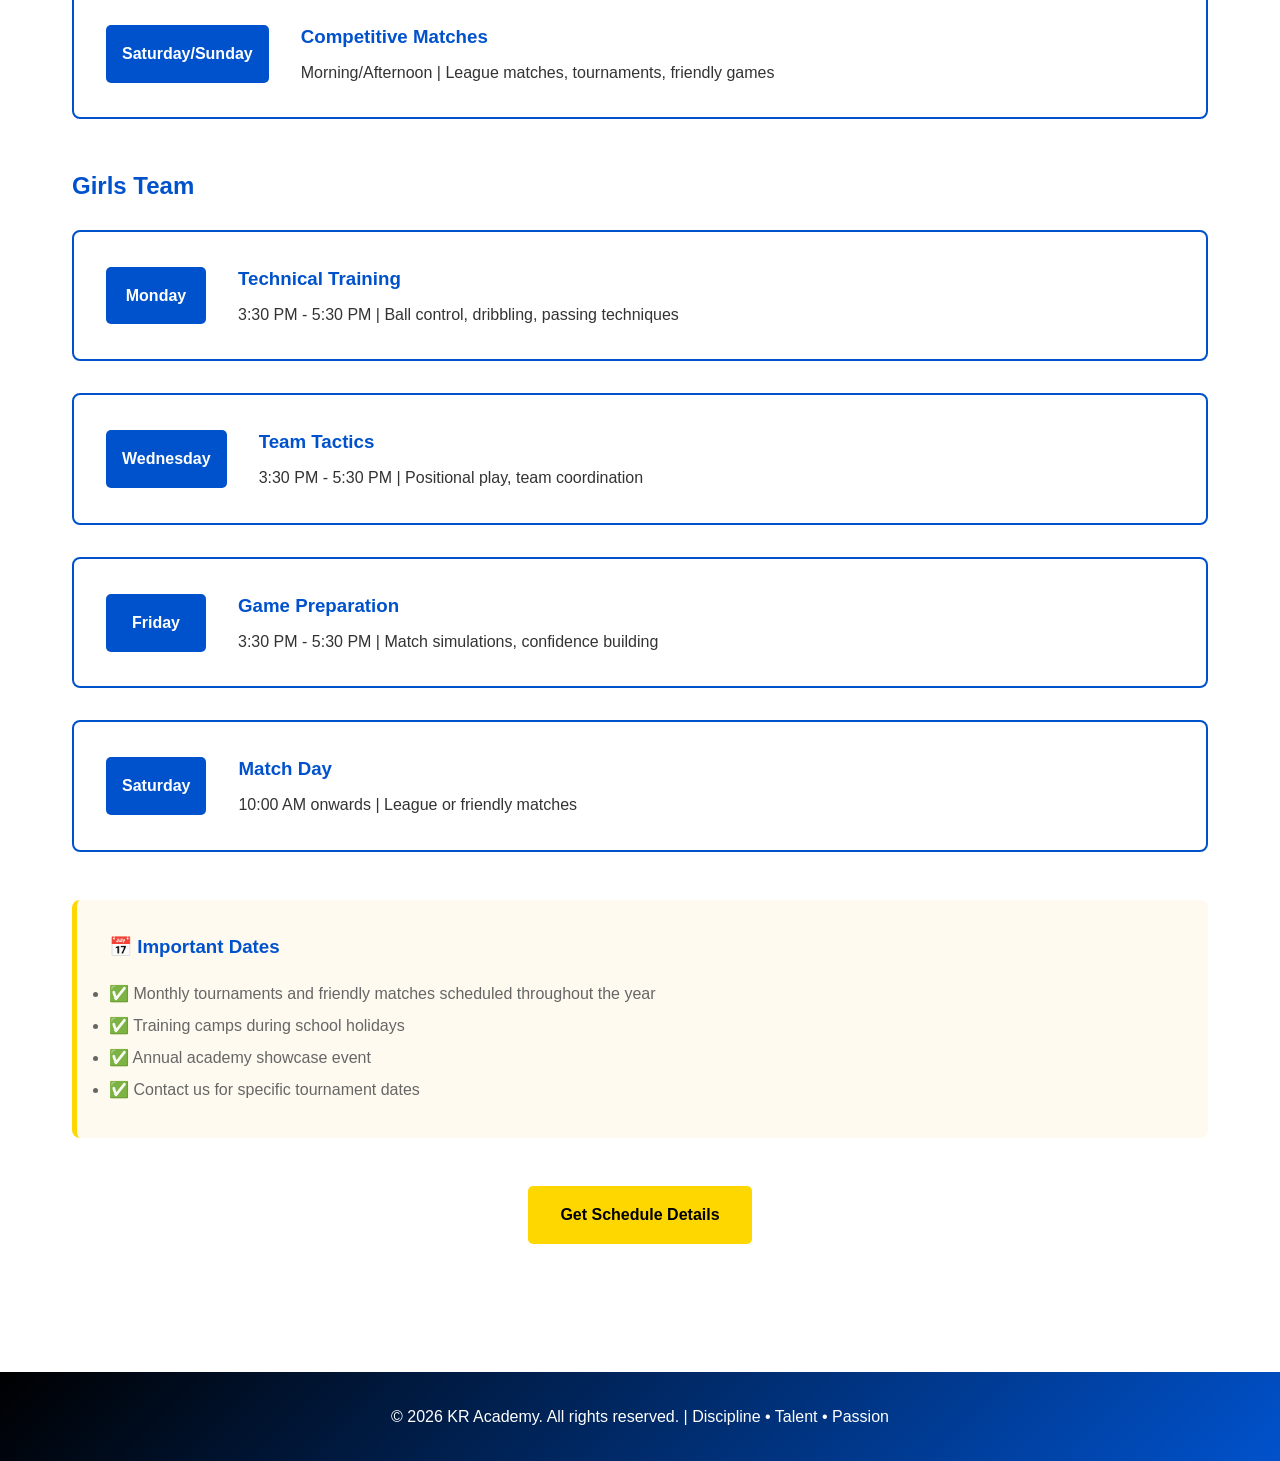
<file: schedule.html>
<!DOCTYPE html>
<html lang="en">
<head>
    <meta charset="UTF-8">
    <meta name="viewport" content="width=device-width, initial-scale=1.0">
    <title>Schedule - KR Academy</title>
    <link rel="stylesheet" href="style.css">
</head>
<body>
    <!-- Navigation -->
    <nav class="navbar">
        <div class="nav-container">
            <div class="nav-logo">
                <img src="crest.png" alt="KR Academy Crest" class="logo-img">
                <span>KR ACADEMY</span>
            </div>
            <ul class="nav-menu">
                <li><a href="index.html" class="nav-link">Home</a></li>
                <li><a href="about.html" class="nav-link">About</a></li>
                <li><a href="teams.html" class="nav-link">Teams</a></li>
                <li><a href="schedule.html" class="nav-link active">Schedule</a></li>
                <li><a href="gallery.html" class="nav-link">Gallery</a></li>
                <li><a href="contact.html" class="nav-link">Contact</a></li>
                <li><a href="enroll.html" class="nav-link btn-enroll">Enroll Now</a></li>
            </ul>
        </div>
    </nav>

    <!-- Schedule Section -->
    <section class="schedule-section">
        <h1>Training Schedule</h1>

        <div style="background: #f0f8ff; padding: 2rem; border-radius: 8px; margin-bottom: 3rem; border-left: 5px solid #FFD700;">
            <h2 style="color: #0052CC; margin-bottom: 1rem;">Weekly Training Schedule - Kitengela Railway</h2>
            <p style="color: #666; margin-bottom: 1rem;">All training sessions are held at our state-of-the-art facilities in Kitengela.</p>
        </div>

        <h3 style="color: #0052CC; margin-top: 2rem; margin-bottom: 1.5rem; font-size: 1.5rem;">U15 Team</h3>
        <div class="schedule-item">
            <div class="schedule-day">Monday</div>
            <div class="schedule-details">
                <h3>Technical Training</h3>
                <p>4:00 PM - 6:00 PM | Ball control, passing, dribbling drills</p>
            </div>
        </div>

        <div class="schedule-item">
            <div class="schedule-day">Wednesday</div>
            <div class="schedule-details">
                <h3>Tactical Training</h3>
                <p>4:00 PM - 6:00 PM | Formations, positioning, game scenarios</p>
            </div>
        </div>

        <div class="schedule-item">
            <div class="schedule-day">Friday</div>
            <div class="schedule-details">
                <h3>Match Preparation</h3>
                <p>4:00 PM - 6:00 PM | Game practice, set pieces, team coordination</p>
            </div>
        </div>

        <div class="schedule-item">
            <div class="schedule-day">Saturday</div>
            <div class="schedule-details">
                <h3>Friendly Match / Tournament</h3>
                <p>10:00 AM onwards | Competitive match day (when scheduled)</p>
            </div>
        </div>

        <h3 style="color: #0052CC; margin-top: 3rem; margin-bottom: 1.5rem; font-size: 1.5rem;">U21 Team</h3>
        <div class="schedule-item">
            <div class="schedule-day">Tuesday</div>
            <div class="schedule-details">
                <h3>Strength & Conditioning</h3>
                <p>5:00 PM - 7:00 PM | Fitness,athletic development, injury prevention</p>
            </div>
        </div>

        <div class="schedule-item">
            <div class="schedule-day">Thursday</div>
            <div class="schedule-details">
                <h3>Advanced Tactical</h3>
                <p>5:00 PM - 7:00 PM | Professional-level tactics, game analysis</p>
            </div>
        </div>

        <div class="schedule-item">
            <div class="schedule-day">Saturday/Sunday</div>
            <div class="schedule-details">
                <h3>Competitive Matches</h3>
                <p>Morning/Afternoon | League matches, tournaments, friendly games</p>
            </div>
        </div>

        <h3 style="color: #0052CC; margin-top: 3rem; margin-bottom: 1.5rem; font-size: 1.5rem;">Girls Team</h3>
        <div class="schedule-item">
            <div class="schedule-day">Monday</div>
            <div class="schedule-details">
                <h3>Technical Training</h3>
                <p>3:30 PM - 5:30 PM | Ball control, dribbling, passing techniques</p>
            </div>
        </div>

        <div class="schedule-item">
            <div class="schedule-day">Wednesday</div>
            <div class="schedule-details">
                <h3>Team Tactics</h3>
                <p>3:30 PM - 5:30 PM | Positional play, team coordination</p>
            </div>
        </div>

        <div class="schedule-item">
            <div class="schedule-day">Friday</div>
            <div class="schedule-details">
                <h3>Game Preparation</h3>
                <p>3:30 PM - 5:30 PM | Match simulations, confidence building</p>
            </div>
        </div>

        <div class="schedule-item">
            <div class="schedule-day">Saturday</div>
            <div class="schedule-details">
                <h3>Match Day</h3>
                <p>10:00 AM onwards | League or friendly matches</p>
            </div>
        </div>

        <div style="background: #fffaf0; padding: 2rem; border-radius: 8px; margin-top: 3rem; border-left: 5px solid #FFD700;">
            <h3 style="color: #0052CC; margin-bottom: 1rem;">📅 Important Dates</h3>
            <ul style="color: #666; line-height: 2;">
                <li>✅ Monthly tournaments and friendly matches scheduled throughout the year</li>
                <li>✅ Training camps during school holidays</li>
                <li>✅ Annual academy showcase event</li>
                <li>✅ Contact us for specific tournament dates</li>
            </ul>
        </div>

        <div style="text-align: center; margin-top: 3rem;">
            <a href="contact.html" class="btn btn-primary">Get Schedule Details</a>
        </div>
    </section>

    <!-- Footer -->
    <footer class="footer">
        <p>&copy; 2026 KR Academy. All rights reserved. | Discipline • Talent • Passion</p>
    </footer>
</body>
</html>
</file>
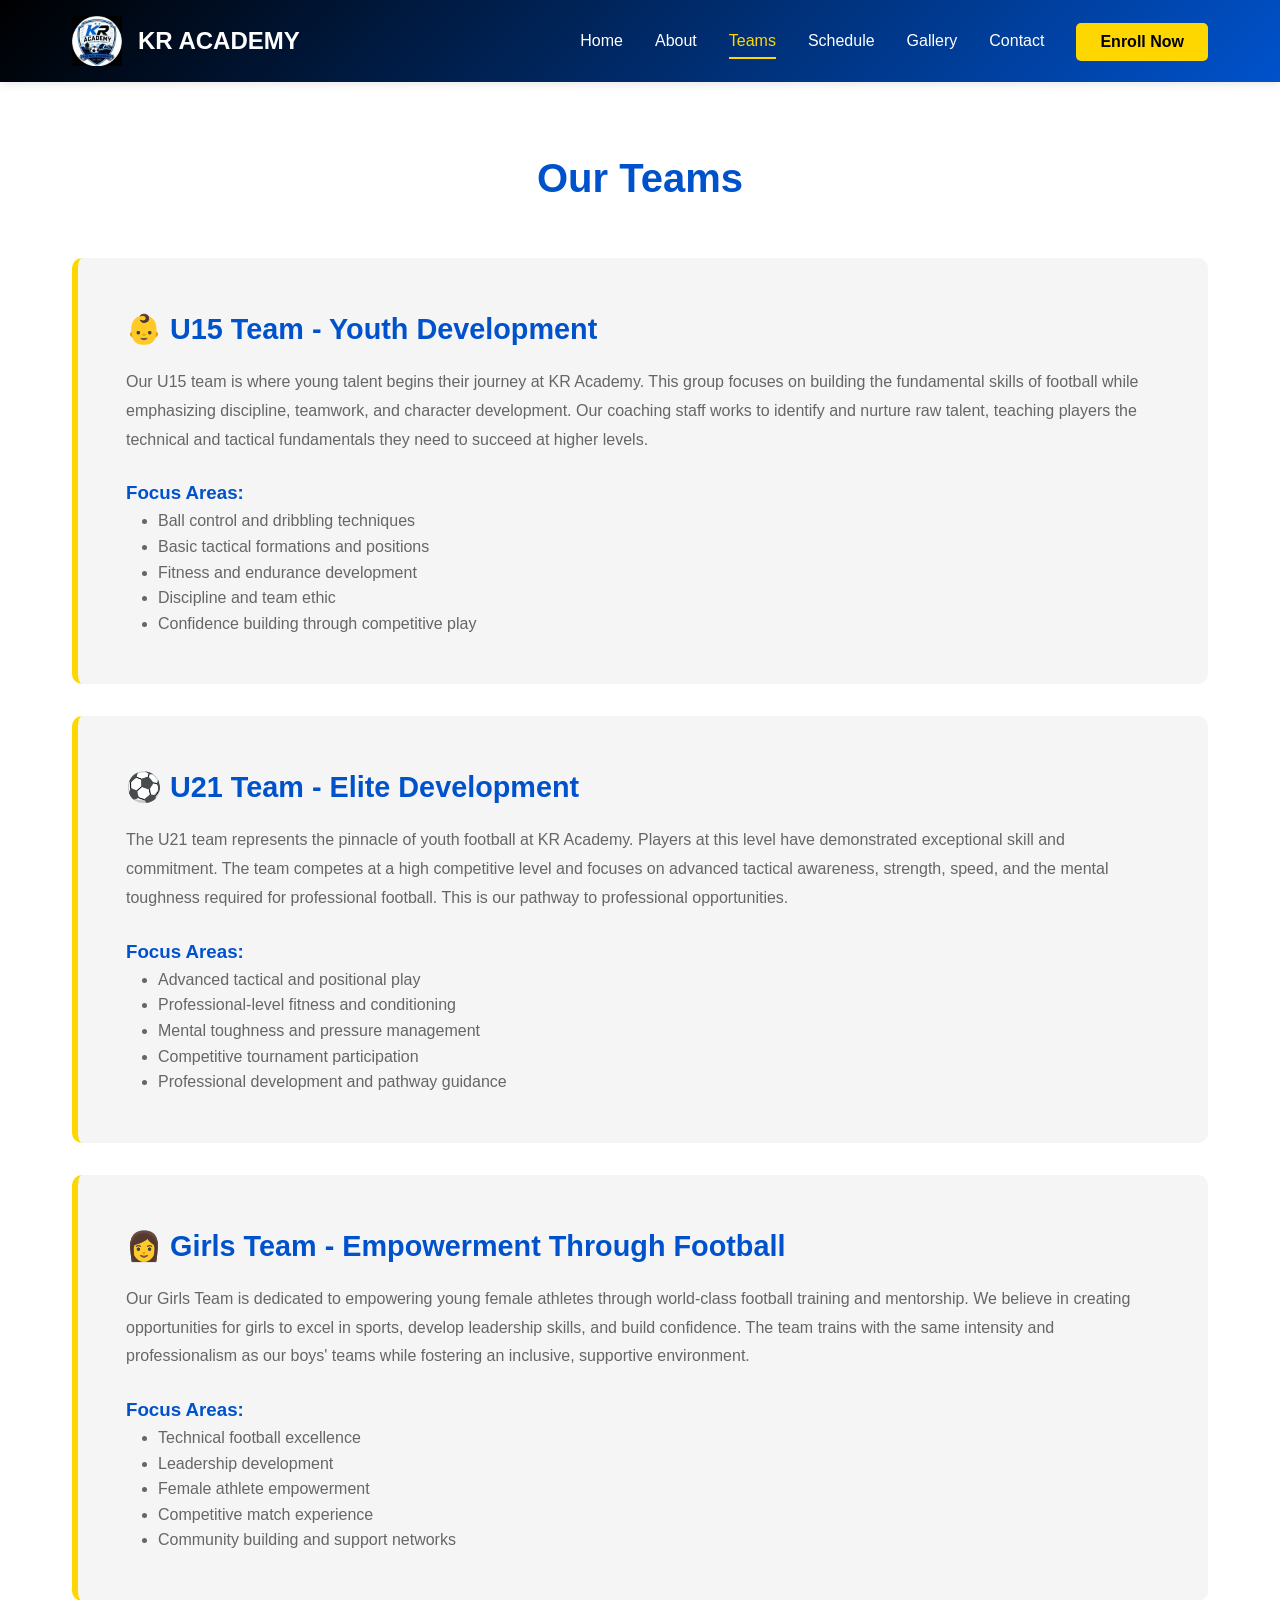
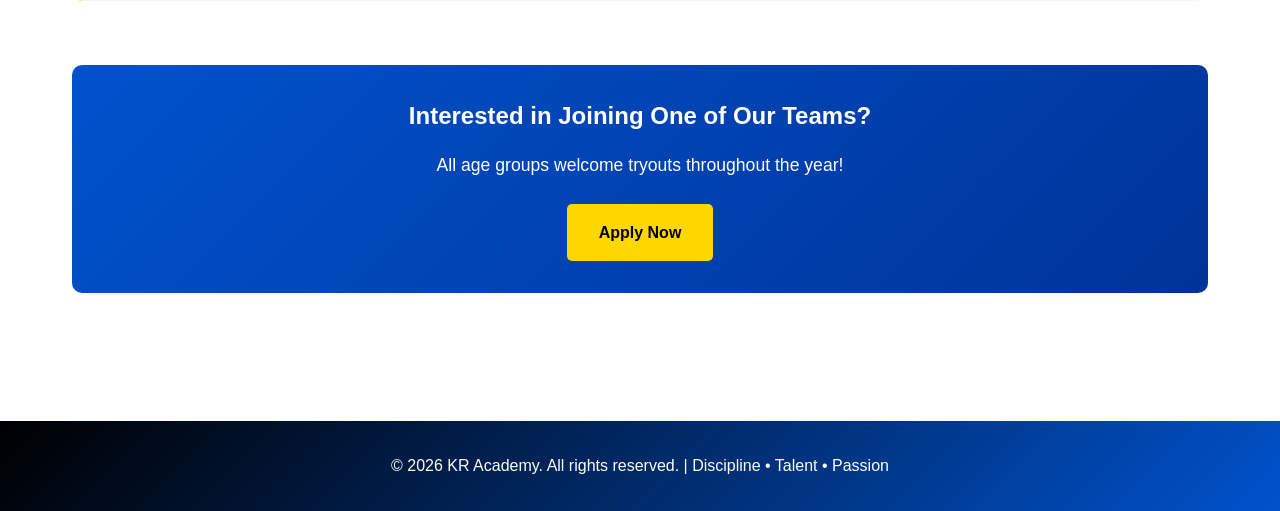
<file: teams.html>
<!DOCTYPE html>
<html lang="en">
<head>
    <meta charset="UTF-8">
    <meta name="viewport" content="width=device-width, initial-scale=1.0">
    <title>Teams - KR Academy</title>
    <link rel="stylesheet" href="style.css">
</head>
<body>
    <!-- Navigation -->
    <nav class="navbar">
        <div class="nav-container">
            <div class="nav-logo">
                <img src="crest.png" alt="KR Academy Crest" class="logo-img">
                <span>KR ACADEMY</span>
            </div>
            <ul class="nav-menu">
                <li><a href="index.html" class="nav-link">Home</a></li>
                <li><a href="about.html" class="nav-link">About</a></li>
                <li><a href="teams.html" class="nav-link active">Teams</a></li>
                <li><a href="schedule.html" class="nav-link">Schedule</a></li>
                <li><a href="gallery.html" class="nav-link">Gallery</a></li>
                <li><a href="contact.html" class="nav-link">Contact</a></li>
                <li><a href="enroll.html" class="nav-link btn-enroll">Enroll Now</a></li>
            </ul>
        </div>
    </nav>

    <!-- Teams Section -->
    <section class="teams-section">
        <h1>Our Teams</h1>

        <div class="team-detail">
            <h2>👶 U15 Team - Youth Development</h2>
            <p>
                Our U15 team is where young talent begins their journey at KR Academy. This group focuses on building the 
                fundamental skills of football while emphasizing discipline, teamwork, and character development. 
                Our coaching staff works to identify and nurture raw talent, teaching players the technical and tactical 
                fundamentals they need to succeed at higher levels.
            </p>
            <h3 style="color: #0052CC; margin-top: 1.5rem;">Focus Areas:</h3>
            <ul style="margin-left: 2rem; color: #666;">
                <li>Ball control and dribbling techniques</li>
                <li>Basic tactical formations and positions</li>
                <li>Fitness and endurance development</li>
                <li>Discipline and team ethic</li>
                <li>Confidence building through competitive play</li>
            </ul>
        </div>

        <div class="team-detail">
            <h2>⚽ U21 Team - Elite Development</h2>
            <p>
                The U21 team represents the pinnacle of youth football at KR Academy. Players at this level have demonstrated 
                exceptional skill and commitment. The team competes at a high competitive level and focuses on advanced tactical 
                awareness, strength, speed, and the mental toughness required for professional football. This is our pathway 
                to professional opportunities.
            </p>
            <h3 style="color: #0052CC; margin-top: 1.5rem;">Focus Areas:</h3>
            <ul style="margin-left: 2rem; color: #666;">
                <li>Advanced tactical and positional play</li>
                <li>Professional-level fitness and conditioning</li>
                <li>Mental toughness and pressure management</li>
                <li>Competitive tournament participation</li>
                <li>Professional development and pathway guidance</li>
            </ul>
        </div>

        <div class="team-detail">
            <h2>👩 Girls Team - Empowerment Through Football</h2>
            <p>
                Our Girls Team is dedicated to empowering young female athletes through world-class football training and 
                mentorship. We believe in creating opportunities for girls to excel in sports, develop leadership skills, 
                and build confidence. The team trains with the same intensity and professionalism as our boys' teams while 
                fostering an inclusive, supportive environment.
            </p>
            <h3 style="color: #0052CC; margin-top: 1.5rem;">Focus Areas:</h3>
            <ul style="margin-left: 2rem; color: #666;">
                <li>Technical football excellence</li>
                <li>Leadership development</li>
                <li>Female athlete empowerment</li>
                <li>Competitive match experience</li>
                <li>Community building and support networks</li>
            </ul>
        </div>

        <div style="text-align: center; margin-top: 4rem; padding: 2rem; background: linear-gradient(135deg, #0052CC 0%, #003399 100%); color: white; border-radius: 10px;">
            <h2>Interested in Joining One of Our Teams?</h2>
            <p style="margin-top: 1rem; font-size: 1.1rem;">All age groups welcome tryouts throughout the year!</p>
            <a href="enroll.html" class="btn btn-primary" style="margin-top: 1.5rem;">Apply Now</a>
        </div>
    </section>

    <!-- Footer -->
    <footer class="footer">
        <p>&copy; 2026 KR Academy. All rights reserved. | Discipline • Talent • Passion</p>
    </footer>
</body>
</html>
</file>
<file: style.css>
* {
    margin: 0;
    padding: 0;
    box-sizing: border-box;
}

:root {
    --primary-blue: #0052CC;
    --dark-blue: #003399;
    --black: #000000;
    --white: #FFFFFF;
    --gold: #FFD700;
    --light-gray: #F5F5F5;
    --text-dark: #333333;
}

body {
    font-family: 'Segoe UI', Tahoma, Geneva, Verdana, sans-serif;
    line-height: 1.6;
    color: var(--text-dark);
}

/* Navigation */
.navbar {
    background: linear-gradient(135deg, var(--black) 0%, var(--primary-blue) 100%);
    padding: 1rem 0;
    position: sticky;
    top: 0;
    z-index: 1000;
    box-shadow: 0 2px 10px rgba(0, 0, 0, 0.1);
}

.nav-container {
    max-width: 1200px;
    margin: 0 auto;
    padding: 0 2rem;
    display: flex;
    justify-content: space-between;
    align-items: center;
}

.nav-logo {
    display: flex;
    align-items: center;
    gap: 1rem;
    font-weight: bold;
    color: var(--white);
    font-size: 1.5rem;
}

.logo-img {
    height: 50px;
    width: auto;
}

.nav-menu {
    display: flex;
    list-style: none;
    gap: 2rem;
    align-items: center;
}

.nav-link {
    color: var(--white);
    text-decoration: none;
    transition: color 0.3s ease, border-bottom 0.3s ease;
    padding: 0.5rem 0;
    border-bottom: 2px solid transparent;
}

.nav-link:hover,
.nav-link.active {
    color: var(--gold);
    border-bottom: 2px solid var(--gold);
}

.btn-enroll {
    background: var(--gold);
    color: var(--black);
    padding: 0.6rem 1.5rem;
    border-radius: 5px;
    font-weight: bold;
    transition: all 0.3s ease;
}

.btn-enroll:hover {
    background: #FFC700;
    transform: translateY(-2px);
}

/* Hero Section */
.hero {
    background: linear-gradient(135deg, var(--primary-blue) 0%, var(--dark-blue) 100%);
    color: var(--white);
    padding: 6rem 2rem;
    text-align: center;
    position: relative;
    overflow: hidden;
    min-height: 600px;
    display: flex;
    align-items: center;
    justify-content: center;
}

.hero-overlay {
    position: absolute;
    top: 0;
    left: 0;
    right: 0;
    bottom: 0;
    background: url('data:image/svg+xml,<svg xmlns="http://www.w3.org/2000/svg" width="100" height="100"><circle cx="50" cy="50" r="40" fill="none" stroke="white" stroke-width="1" opacity="0.05"/></svg>');
    opacity: 0.5;
}

.hero-content {
    position: relative;
    z-index: 1;
    max-width: 800px;
}

.hero-crest {
    height: 120px;
    width: auto;
    margin-bottom: 2rem;
    animation: float 3s ease-in-out infinite;
}

@keyframes float {
    0%, 100% { transform: translateY(0px); }
    50% { transform: translateY(-20px); }
}

.hero h1 {
    font-size: 3.5rem;
    margin-bottom: 1rem;
    font-weight: 900;
    text-shadow: 2px 2px 4px rgba(0, 0, 0, 0.3);
}

.hero-subtitle {
    font-size: 1.8rem;
    margin-bottom: 0.5rem;
    font-weight: 600;
}

.hero-motto {
    font-size: 1.3rem;
    margin-bottom: 0.5rem;
    color: var(--gold);
    font-weight: bold;
}

.hero-tagline {
    font-size: 1.2rem;
    margin-bottom: 2rem;
    color: var(--gold);
}

.hero-buttons {
    display: flex;
    gap: 1rem;
    justify-content: center;
    flex-wrap: wrap;
}

/* Buttons */
.btn {
    padding: 1rem 2rem;
    font-size: 1rem;
    font-weight: bold;
    border: none;
    border-radius: 5px;
    cursor: pointer;
    text-decoration: none;
    display: inline-block;
    transition: all 0.3s ease;
}

.btn-primary {
    background: var(--gold);
    color: var(--black);
}

.btn-primary:hover {
    background: #FFC700;
    transform: translateY(-3px);
    box-shadow: 0 5px 15px rgba(255, 215, 0, 0.3);
}

.btn-secondary {
    background: transparent;
    color: var(--white);
    border: 2px solid var(--white);
}

.btn-secondary:hover {
    background: var(--white);
    color: var(--primary-blue);
}

/* Teams Preview */
.teams-preview {
    padding: 4rem 2rem;
    max-width: 1200px;
    margin: 0 auto;
    text-align: center;
}

.teams-preview h2 {
    font-size: 2.5rem;
    margin-bottom: 3rem;
    color: var(--primary-blue);
}

.teams-grid {
    display: grid;
    grid-template-columns: repeat(auto-fit, minmax(280px, 1fr));
    gap: 2rem;
    margin-bottom: 3rem;
}

.team-card {
    background: var(--light-gray);
    padding: 2rem;
    border-radius: 10px;
    box-shadow: 0 3px 10px rgba(0, 0, 0, 0.1);
    transition: all 0.3s ease;
}

.team-card:hover {
    transform: translateY(-10px);
    box-shadow: 0 8px 25px rgba(0, 82, 204, 0.2);
    border-top: 4px solid var(--gold);
}

.team-icon {
    font-size: 3rem;
    margin-bottom: 1rem;
}

.team-card h3 {
    color: var(--primary-blue);
    margin-bottom: 0.5rem;
    font-size: 1.5rem;
}

.team-card p {
    color: #666;
}

/* Quick Info */
.quick-info {
    background: var(--light-gray);
    padding: 3rem 2rem;
    display: grid;
    grid-template-columns: repeat(auto-fit, minmax(250px, 1fr));
    gap: 2rem;
    max-width: 1200px;
    margin: 0 auto;
}

.info-box {
    background: var(--white);
    padding: 2rem;
    border-radius: 8px;
    text-align: center;
    box-shadow: 0 2px 8px rgba(0, 0, 0, 0.05);
}

.info-box h3 {
    color: var(--primary-blue);
    margin-bottom: 0.5rem;
    font-size: 1.3rem;
}

.info-box a {
    color: var(--primary-blue);
    text-decoration: none;
    font-weight: bold;
}

.info-box a:hover {
    color: var(--gold);
}

/* About Page */
.about-section {
    padding: 4rem 2rem;
    max-width: 1200px;
    margin: 0 auto;
}

.about-header {
    text-align: center;
    margin-bottom: 4rem;
}

.about-header h1 {
    font-size: 2.5rem;
    color: var(--primary-blue);
    margin-bottom: 1rem;
}

.about-header p {
    font-size: 1.1rem;
    color: #666;
}

.coaches-grid {
    display: grid;
    grid-template-columns: repeat(auto-fit, minmax(250px, 1fr));
    gap: 2rem;
    margin-top: 3rem;
}

.coach-card {
    background: var(--light-gray);
    padding: 2rem;
    border-radius: 10px;
    text-align: center;
    box-shadow: 0 3px 10px rgba(0, 0, 0, 0.1);
    border-left: 5px solid var(--gold);
}

.coach-card .coach-icon {
    font-size: 3rem;
    margin-bottom: 1rem;
}

.coach-card h3 {
    color: var(--primary-blue);
    margin-bottom: 0.5rem;
}

.coach-card p {
    color: #666;
    font-size: 0.95rem;
}

/* Teams Page */
.teams-section {
    padding: 4rem 2rem;
    max-width: 1200px;
    margin: 0 auto;
}

.teams-section h1 {
    font-size: 2.5rem;
    color: var(--primary-blue);
    margin-bottom: 3rem;
    text-align: center;
}

.team-detail {
    background: var(--light-gray);
    padding: 3rem;
    margin-bottom: 2rem;
    border-radius: 10px;
    border-left: 6px solid var(--gold);
}

.team-detail h2 {
    color: var(--primary-blue);
    margin-bottom: 1rem;
    font-size: 1.8rem;
}

.team-detail p {
    color: #666;
    line-height: 1.8;
}

/* Schedule Page */
.schedule-section {
    padding: 4rem 2rem;
    max-width: 1200px;
    margin: 0 auto;
}

.schedule-section h1 {
    font-size: 2.5rem;
    color: var(--primary-blue);
    margin-bottom: 3rem;
    text-align: center;
}

.schedule-item {
    background: var(--white);
    border: 2px solid var(--primary-blue);
    padding: 2rem;
    margin-bottom: 2rem;
    border-radius: 8px;
    display: flex;
    align-items: center;
    gap: 2rem;
}

.schedule-day {
    background: var(--primary-blue);
    color: var(--white);
    padding: 1rem;
    border-radius: 5px;
    min-width: 100px;
    text-align: center;
    font-weight: bold;
}

.schedule-details h3 {
    color: var(--primary-blue);
    margin-bottom: 0.5rem;
}

/* Gallery Page */
.gallery-section {
    padding: 4rem 2rem;
    max-width: 1200px;
    margin: 0 auto;
}

.gallery-section h1 {
    font-size: 2.5rem;
    color: var(--primary-blue);
    margin-bottom: 3rem;
    text-align: center;
}

.gallery-grid {
    display: grid;
    grid-template-columns: repeat(auto-fit, minmax(250px, 1fr));
    gap: 2rem;
}

.gallery-item {
    background: var(--light-gray);
    aspect-ratio: 1;
    border-radius: 8px;
    overflow: hidden;
    display: flex;
    align-items: center;
    justify-content: center;
    font-size: 4rem;
    cursor: pointer;
    transition: transform 0.3s ease;
    box-shadow: 0 3px 10px rgba(0, 0, 0, 0.1);
}

.gallery-item:hover {
    transform: scale(1.05);
}

/* Contact Page */
.contact-section {
    padding: 4rem 2rem;
    max-width: 1200px;
    margin: 0 auto;
}

.contact-section h1 {
    font-size: 2.5rem;
    color: var(--primary-blue);
    margin-bottom: 3rem;
    text-align: center;
}

.contact-content {
    display: grid;
    grid-template-columns: 1fr 1fr;
    gap: 3rem;
    margin-bottom: 3rem;
}

.contact-info h2 {
    color: var(--primary-blue);
    margin-bottom: 2rem;
}

.contact-item {
    margin-bottom: 2rem;
}

.contact-item h3 {
    color: var(--primary-blue);
    margin-bottom: 0.5rem;
}

.contact-item p, .contact-item a {
    color: #666;
    text-decoration: none;
    font-size: 1.1rem;
}

.contact-item a:hover {
    color: var(--primary-blue);
    font-weight: bold;
}

/* Form */
.form-group {
    margin-bottom: 1.5rem;
}

label {
    display: block;
    margin-bottom: 0.5rem;
    color: var(--primary-blue);
    font-weight: bold;
}

input, textarea, select {
    width: 100%;
    padding: 0.8rem;
    border: 1px solid #ddd;
    border-radius: 5px;
    font-family: inherit;
    font-size: 1rem;
}

input:focus, textarea:focus, select:focus {
    outline: none;
    border-color: var(--primary-blue);
    box-shadow: 0 0 0 3px rgba(0, 82, 204, 0.1);
}

textarea {
    resize: vertical;
    min-height: 120px;
}

/* Enroll Page */
.enroll-section {
    padding: 4rem 2rem;
    max-width: 800px;
    margin: 0 auto;
}

.enroll-section h1 {
    font-size: 2.5rem;
    color: var(--primary-blue);
    margin-bottom: 3rem;
    text-align: center;
}

.form-container {
    background: var(--light-gray);
    padding: 3rem;
    border-radius: 10px;
    box-shadow: 0 3px 10px rgba(0, 0, 0, 0.1);
}

.form-container h2 {
    color: var(--primary-blue);
    margin-bottom: 2rem;
}

/* Footer */
.footer {
    background: linear-gradient(135deg, var(--black) 0%, var(--primary-blue) 100%);
    color: var(--white);
    text-align: center;
    padding: 2rem;
    margin-top: 4rem;
}

/* Responsive */
@media (max-width: 768px) {
    .nav-menu {
        flex-direction: column;
        gap: 0.5rem;
    }

    .hero h1 {
        font-size: 2.2rem;
    }

    .hero-subtitle {
        font-size: 1.3rem;
    }

    .contact-content {
        grid-template-columns: 1fr;
    }

    .schedule-item {
        flex-direction: column;
        text-align: center;
    }

    .hero-buttons {
        flex-direction: column;
    }

    .btn {
        width: 100%;
    }
}
</file>
